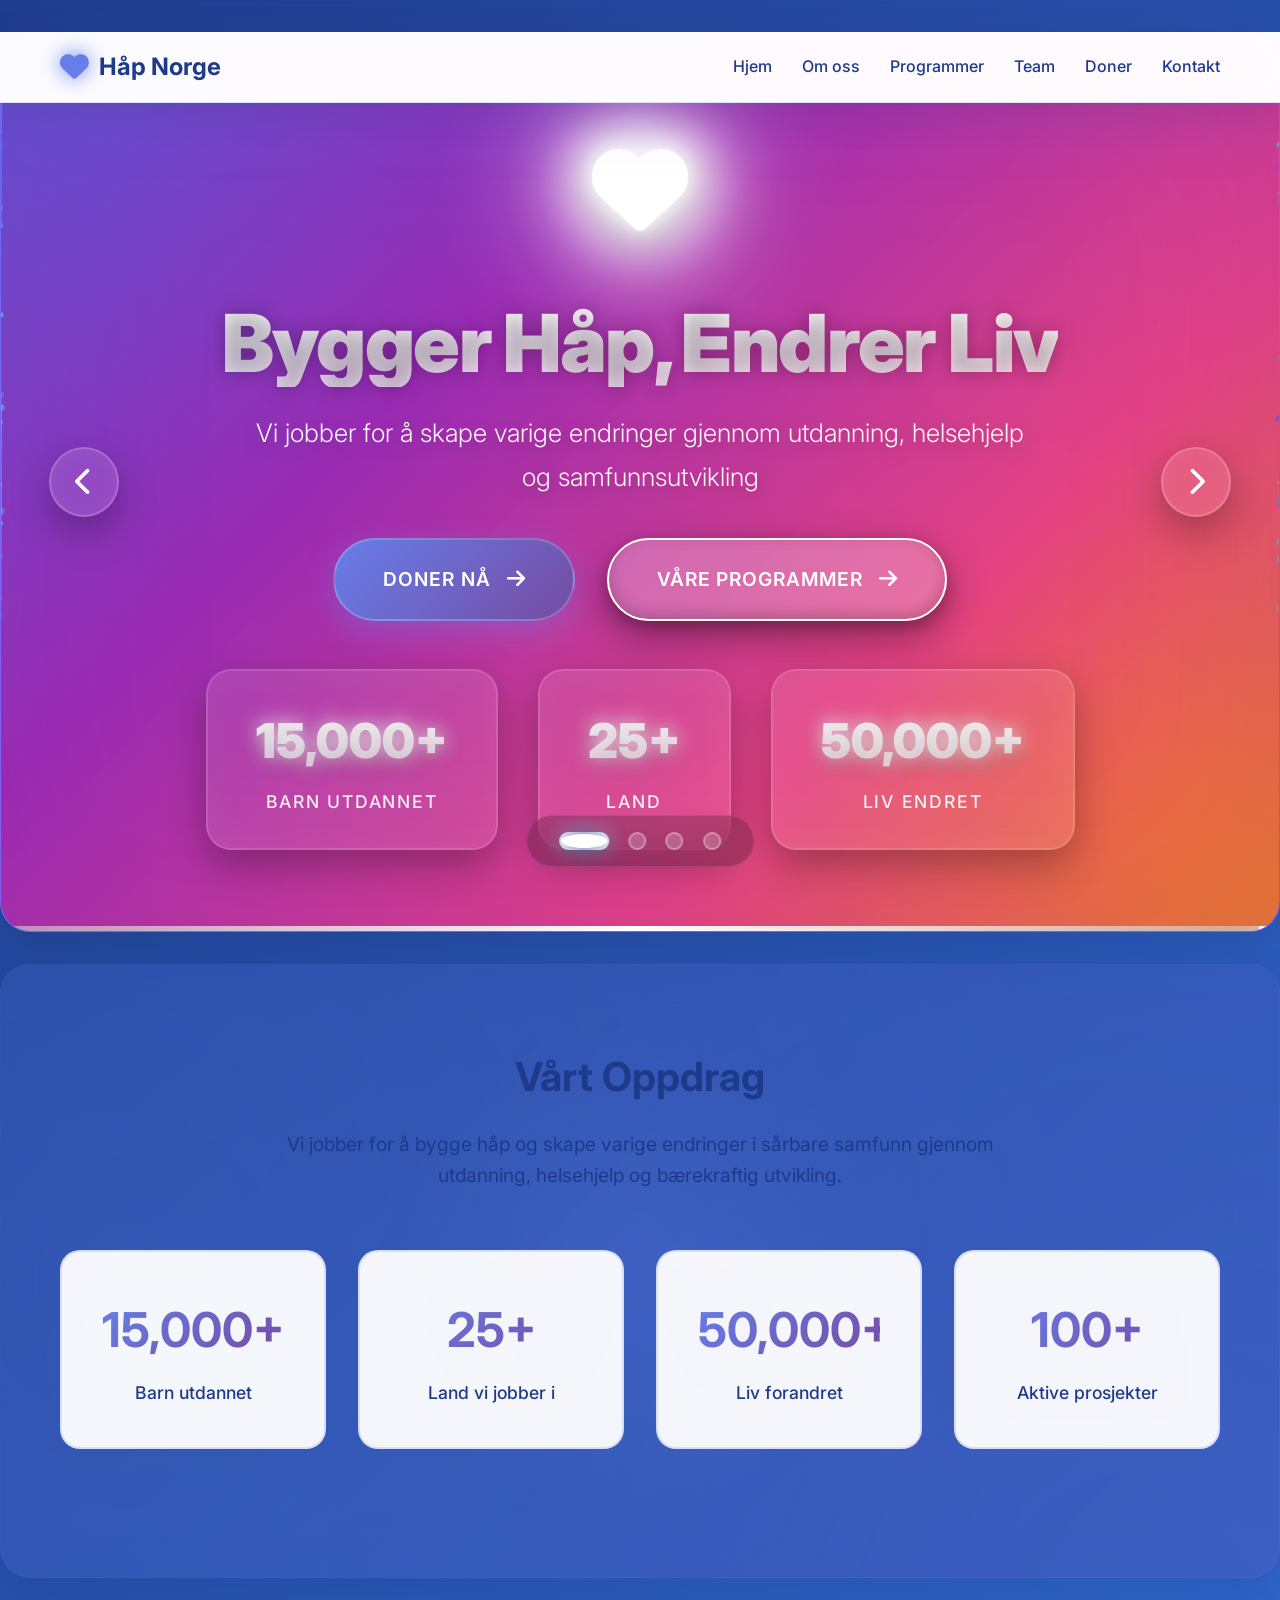
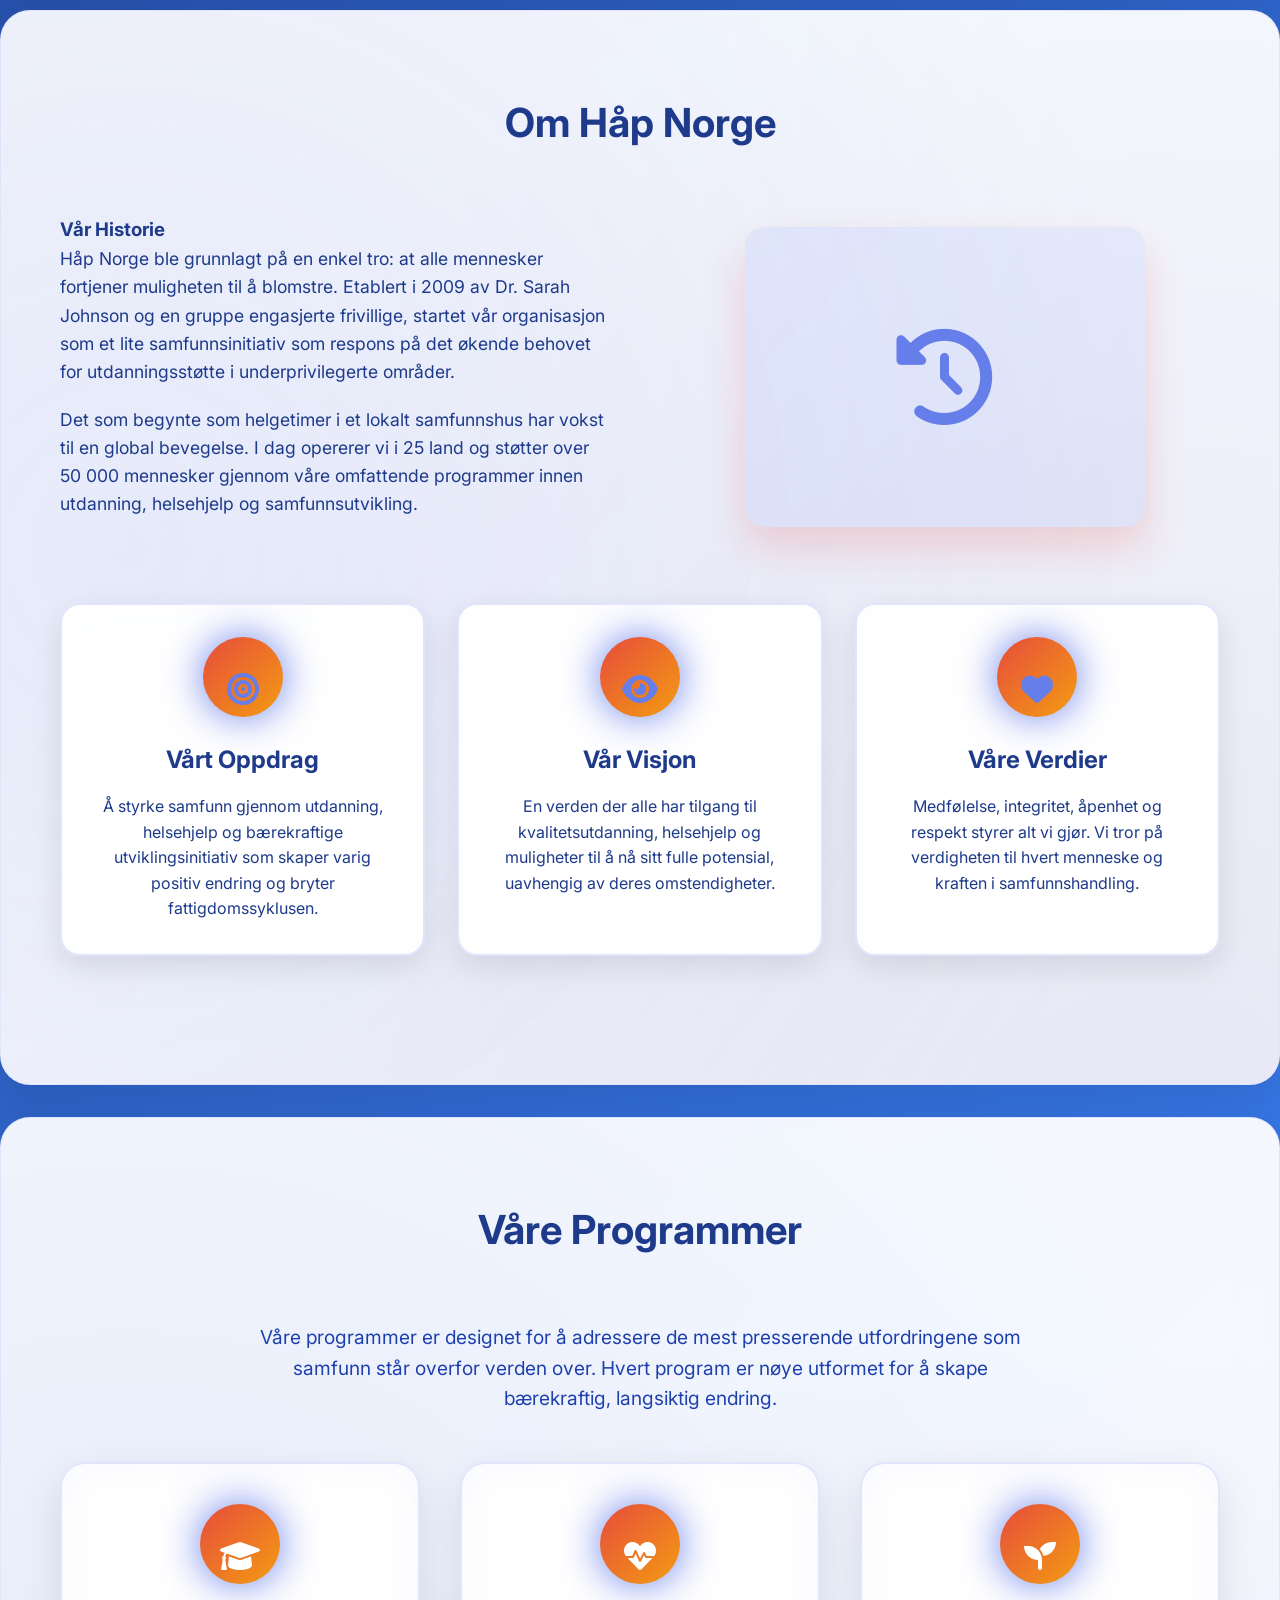
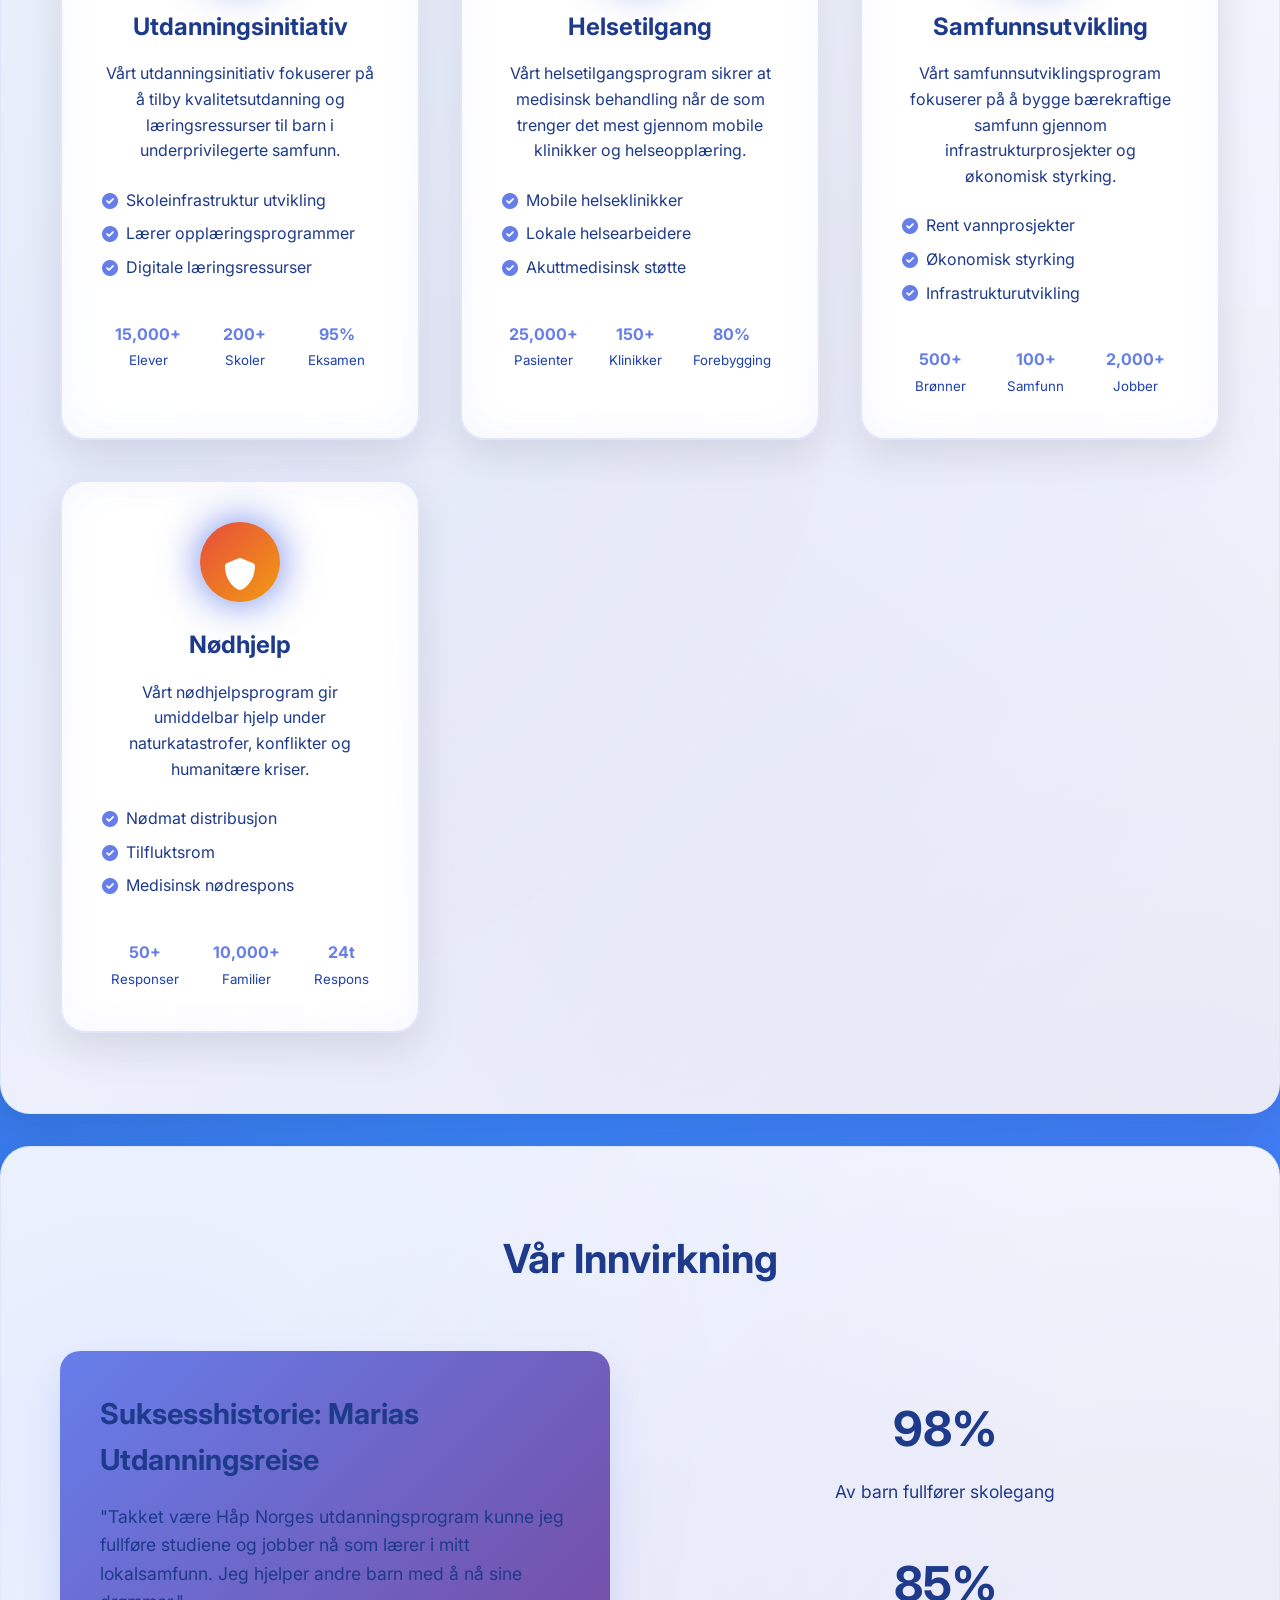
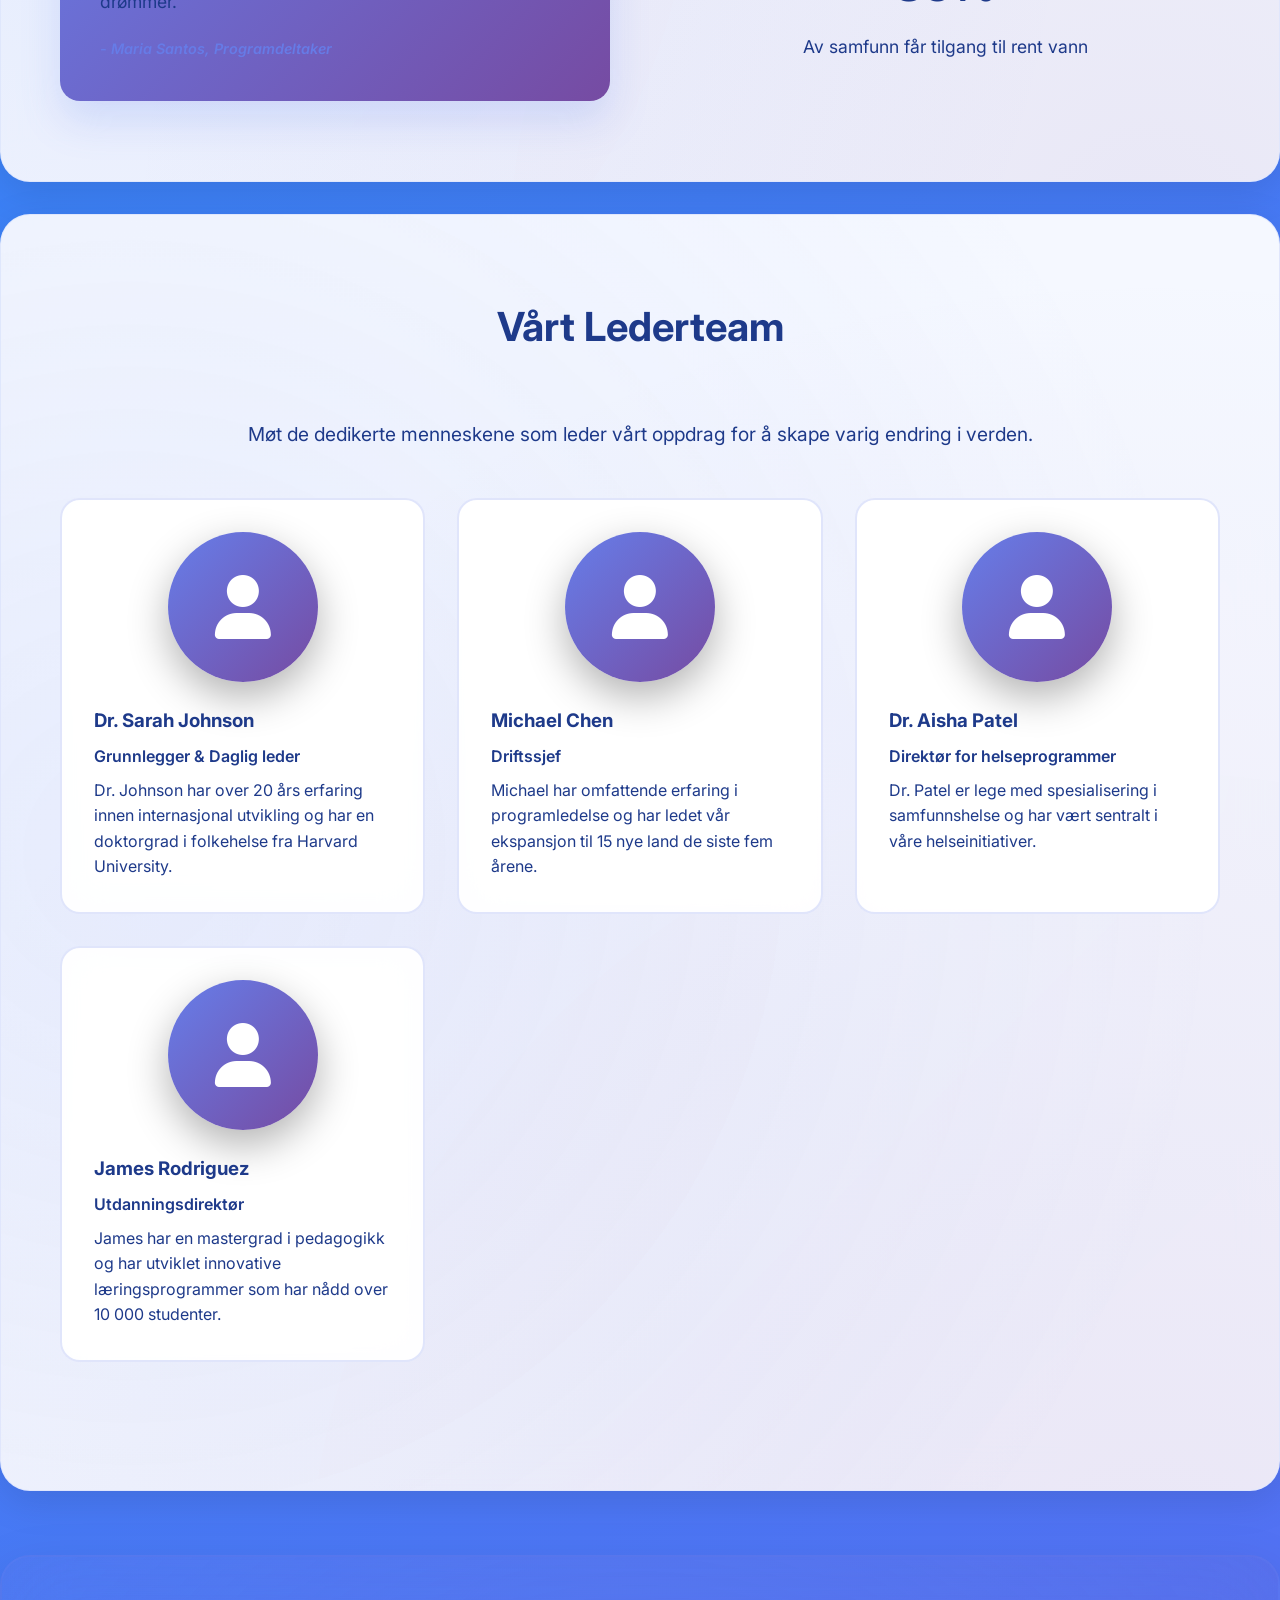
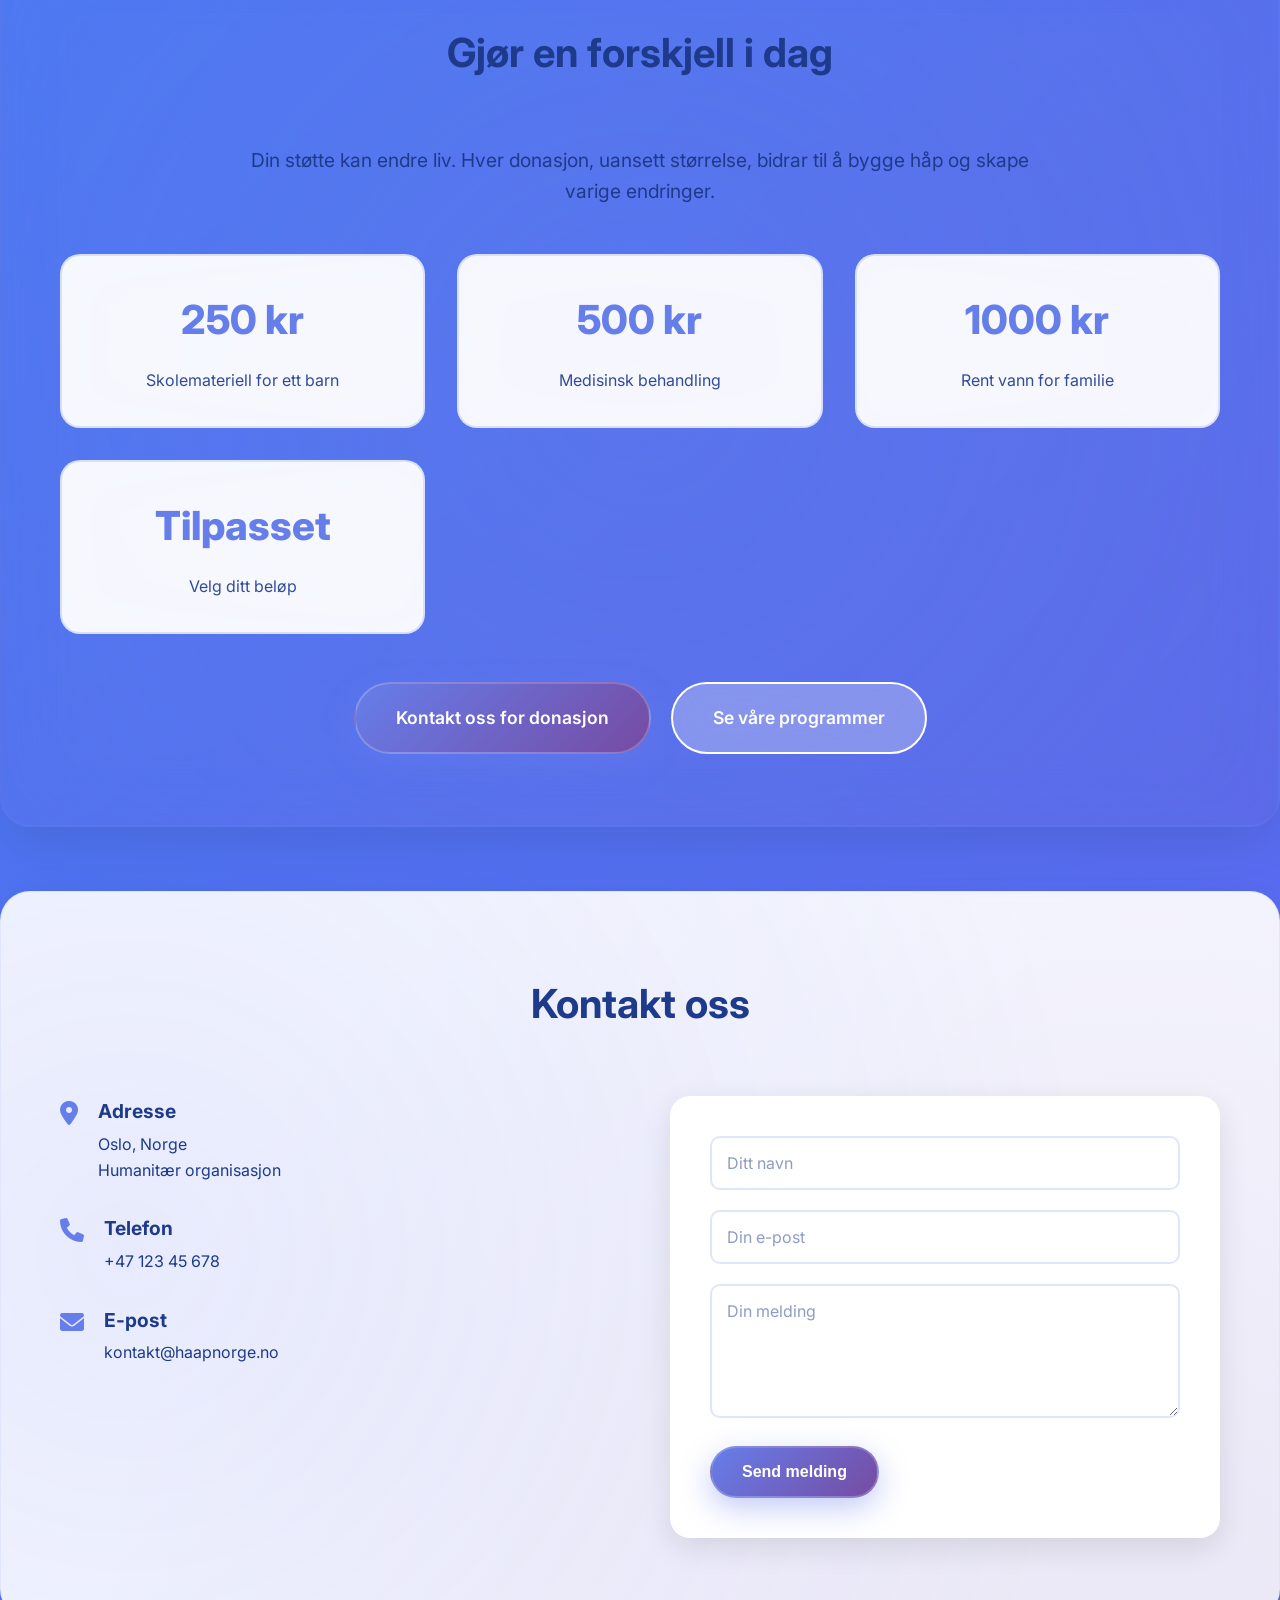
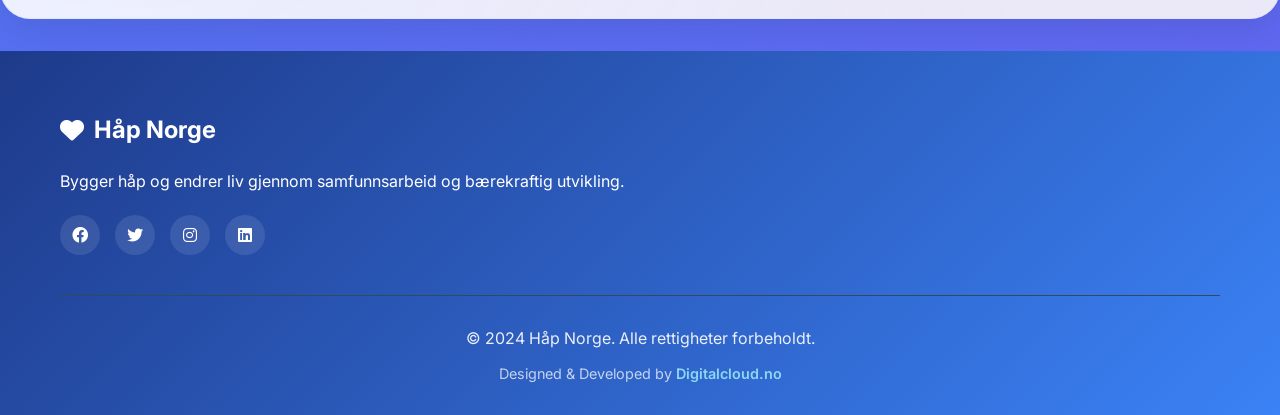
<file: index.html>
<!DOCTYPE html>
<html lang="no">
<head>
    <meta charset="UTF-8">
    <meta name="viewport" content="width=device-width, initial-scale=1.0">
    <title>Håp Norge - Humanitær Organisasjon</title>
    <link rel="stylesheet" href="css/styles.css">
    <link rel="stylesheet" href="css/slider-3d-enhanced.css">
    <link rel="stylesheet" href="css/site-3d-effects.css">
    <link rel="stylesheet" href="css/color-fixes.css">
    <link href="https://cdnjs.cloudflare.com/ajax/libs/font-awesome/6.0.0/css/all.min.css" rel="stylesheet">
    <link href="https://fonts.googleapis.com/css2?family=Inter:wght@300;400;500;600;700;900&display=swap" rel="stylesheet">
</head>
<body>
    <!-- Navigation -->
    <nav class="navbar">
        <div class="nav-container">
            <div class="nav-logo">
                <i class="fas fa-heart"></i>
                <span>Håp Norge</span>
            </div>
            <ul class="nav-menu">
                <li class="nav-item">
                    <a href="#home" class="nav-link">Hjem</a>
                </li>
                <li class="nav-item">
                    <a href="#about" class="nav-link">Om oss</a>
                </li>
                <li class="nav-item">
                    <a href="#programs" class="nav-link">Programmer</a>
                </li>
                <li class="nav-item">
                    <a href="#team" class="nav-link">Team</a>
                </li>
                <li class="nav-item">
                    <a href="#donate" class="nav-link">Doner</a>
                </li>
                <li class="nav-item">
                    <a href="#contact" class="nav-link">Kontakt</a>
                </li>
            </ul>
            <div class="hamburger">
                <span class="bar"></span>
                <span class="bar"></span>
                <span class="bar"></span>
            </div>
        </div>
    </nav>

    <!-- Hero 3D Slider -->
    <section id="home" class="hero-slider-3d">
        <div class="slider-container">
            <!-- Slide 1 -->
            <div class="slide active">
                <div class="slide-bg">
                    <div class="slide-overlay"></div>
                    <div class="animated-bg">
                        <div class="bg-shape shape-1"></div>
                        <div class="bg-shape shape-2"></div>
                        <div class="bg-shape shape-3"></div>
                    </div>
                </div>
                <div class="slide-content">
                    <div class="slide-icon">
                        <i class="fas fa-heart"></i>
                    </div>
                    <h1 class="slide-title" data-animation="fadeInUp">Bygger Håp, Endrer Liv</h1>
                    <p class="slide-text" data-animation="fadeInUp" data-delay="0.2s">Vi jobber for å skape varige endringer gjennom utdanning, helsehjelp og samfunnsutvikling</p>
                    <div class="slide-buttons" data-animation="fadeInUp" data-delay="0.4s">
                        <a href="#donate" class="btn btn-primary btn-3d">
                            <span>Doner nå</span>
                            <i class="fas fa-arrow-right"></i>
                        </a>
                        <a href="#programs" class="btn btn-secondary btn-3d">
                            <span>Våre programmer</span>
                            <i class="fas fa-arrow-right"></i>
                        </a>
                    </div>
                    <div class="slide-stats">
                        <div class="stat-box">
                            <h3>15,000+</h3>
                            <p>Barn utdannet</p>
                        </div>
                        <div class="stat-box">
                            <h3>25+</h3>
                            <p>Land</p>
                        </div>
                        <div class="stat-box">
                            <h3>50,000+</h3>
                            <p>Liv endret</p>
                        </div>
                    </div>
                </div>
            </div>

            <!-- Slide 2 -->
            <div class="slide">
                <div class="slide-bg">
                    <div class="slide-overlay"></div>
                    <div class="animated-bg">
                        <div class="bg-shape shape-1"></div>
                        <div class="bg-shape shape-2"></div>
                        <div class="bg-shape shape-3"></div>
                    </div>
                </div>
                <div class="slide-content">
                    <div class="slide-icon">
                        <i class="fas fa-graduation-cap"></i>
                    </div>
                    <h1 class="slide-title" data-animation="fadeInUp">Utdanning Skaper Fremtiden</h1>
                    <p class="slide-text" data-animation="fadeInUp" data-delay="0.2s">Gir barn og unge tilgang til kvalitetsutdanning i underutviklede områder</p>
                    <div class="slide-buttons" data-animation="fadeInUp" data-delay="0.4s">
                        <a href="#programs" class="btn btn-primary btn-3d">
                            <span>Se programmer</span>
                            <i class="fas fa-arrow-right"></i>
                        </a>
                        <a href="#donate" class="btn btn-secondary btn-3d">
                            <span>Støtt utdanning</span>
                            <i class="fas fa-heart"></i>
                        </a>
                    </div>
                    <div class="slide-stats">
                        <div class="stat-box">
                            <h3>200+</h3>
                            <p>Skoler bygget</p>
                        </div>
                        <div class="stat-box">
                            <h3>95%</h3>
                            <p>Eksamen rate</p>
                        </div>
                        <div class="stat-box">
                            <h3>10,000+</h3>
                            <p>Stipend gitt</p>
                        </div>
                    </div>
                </div>
            </div>

            <!-- Slide 3 -->
            <div class="slide">
                <div class="slide-bg">
                    <div class="slide-overlay"></div>
                    <div class="animated-bg">
                        <div class="bg-shape shape-1"></div>
                        <div class="bg-shape shape-2"></div>
                        <div class="bg-shape shape-3"></div>
                    </div>
                </div>
                <div class="slide-content">
                    <div class="slide-icon">
                        <i class="fas fa-heartbeat"></i>
                    </div>
                    <h1 class="slide-title" data-animation="fadeInUp">Helse For Alle</h1>
                    <p class="slide-text" data-animation="fadeInUp" data-delay="0.2s">Mobile klinikker gir livsviktig medisinsk behandling til de som trenger det mest</p>
                    <div class="slide-buttons" data-animation="fadeInUp" data-delay="0.4s">
                        <a href="#programs" class="btn btn-primary btn-3d">
                            <span>Les mer</span>
                            <i class="fas fa-arrow-right"></i>
                        </a>
                        <a href="#donate" class="btn btn-secondary btn-3d">
                            <span>Redde liv</span>
                            <i class="fas fa-heart"></i>
                        </a>
                    </div>
                    <div class="slide-stats">
                        <div class="stat-box">
                            <h3>25,000+</h3>
                            <p>Pasienter</p>
                        </div>
                        <div class="stat-box">
                            <h3>150+</h3>
                            <p>Klinikker</p>
                        </div>
                        <div class="stat-box">
                            <h3>80%</h3>
                            <p>Forebygging</p>
                        </div>
                    </div>
                </div>
            </div>

            <!-- Slide 4 -->
            <div class="slide">
                <div class="slide-bg">
                    <div class="slide-overlay"></div>
                    <div class="animated-bg">
                        <div class="bg-shape shape-1"></div>
                        <div class="bg-shape shape-2"></div>
                        <div class="bg-shape shape-3"></div>
                    </div>
                </div>
                <div class="slide-content">
                    <div class="slide-icon">
                        <i class="fas fa-hands-helping"></i>
                    </div>
                    <h1 class="slide-title" data-animation="fadeInUp">Samfunn Som Vokser</h1>
                    <p class="slide-text" data-animation="fadeInUp" data-delay="0.2s">Bygger bærekraftige samfunn gjennom rent vann, infrastruktur og økonomisk utvikling</p>
                    <div class="slide-buttons" data-animation="fadeInUp" data-delay="0.4s">
                        <a href="#programs" class="btn btn-primary btn-3d">
                            <span>Vårt arbeid</span>
                            <i class="fas fa-arrow-right"></i>
                        </a>
                        <a href="#about" class="btn btn-secondary btn-3d">
                            <span>Om oss</span>
                            <i class="fas fa-info-circle"></i>
                        </a>
                    </div>
                    <div class="slide-stats">
                        <div class="stat-box">
                            <h3>500+</h3>
                            <p>Vannbrønner</p>
                        </div>
                        <div class="stat-box">
                            <h3>100+</h3>
                            <p>Samfunn</p>
                        </div>
                        <div class="stat-box">
                            <h3>2,000+</h3>
                            <p>Jobber skapt</p>
                        </div>
                    </div>
                </div>
            </div>
        </div>

        <!-- Slider Controls -->
        <div class="slider-controls">
            <button class="slider-btn prev-btn">
                <i class="fas fa-chevron-left"></i>
            </button>
            <button class="slider-btn next-btn">
                <i class="fas fa-chevron-right"></i>
            </button>
        </div>

        <!-- Slider Indicators -->
        <div class="slider-indicators">
            <span class="indicator active" data-slide="0"></span>
            <span class="indicator" data-slide="1"></span>
            <span class="indicator" data-slide="2"></span>
            <span class="indicator" data-slide="3"></span>
        </div>

        <!-- Progress Bar -->
        <div class="slider-progress">
            <div class="progress-bar"></div>
        </div>
    </section>

    <!-- Mission Section -->
    <section class="mission">
        <div class="container">
            <div class="mission-content">
                <h2>Vårt Oppdrag</h2>
                <p>Vi jobber for å bygge håp og skape varige endringer i sårbare samfunn gjennom utdanning, helsehjelp og bærekraftig utvikling.</p>
            </div>
            <div class="stats stats-grid">
                <div class="stat-item stat-card-3d">
                    <h3 class="stat-number">15,000+</h3>
                    <p>Barn utdannet</p>
                </div>
                <div class="stat-item stat-card-3d">
                    <h3 class="stat-number">25+</h3>
                    <p>Land vi jobber i</p>
                </div>
                <div class="stat-item stat-card-3d">
                    <h3 class="stat-number">50,000+</h3>
                    <p>Liv forandret</p>
                </div>
                <div class="stat-item stat-card-3d">
                    <h3 class="stat-number">100+</h3>
                    <p>Aktive prosjekter</p>
                </div>
            </div>
        </div>
    </section>

    <!-- About Section -->
    <section id="about" class="about">
        <div class="container">
            <h2 class="section-title">Om Håp Norge</h2>
            <div class="about-content">
                <div class="about-text">
                    <h3>Vår Historie</h3>
                    <p>Håp Norge ble grunnlagt på en enkel tro: at alle mennesker fortjener muligheten til å blomstre. Etablert i 2009 av Dr. Sarah Johnson og en gruppe engasjerte frivillige, startet vår organisasjon som et lite samfunnsinitiativ som respons på det økende behovet for utdanningsstøtte i underprivilegerte områder.</p>
                    <p>Det som begynte som helgetimer i et lokalt samfunnshus har vokst til en global bevegelse. I dag opererer vi i 25 land og støtter over 50 000 mennesker gjennom våre omfattende programmer innen utdanning, helsehjelp og samfunnsutvikling.</p>
                </div>
                <div class="about-image">
                    <div class="image-placeholder">
                        <i class="fas fa-history"></i>
                    </div>
                </div>
            </div>
            
            <!-- Mission & Values -->
            <div class="mission-values-content card-grid-3d" style="margin-top: 4rem;">
                <div class="mission-card card-3d">
                    <div class="card-icon program-icon">
                        <i class="fas fa-bullseye"></i>
                    </div>
                    <h3>Vårt Oppdrag</h3>
                    <p>Å styrke samfunn gjennom utdanning, helsehjelp og bærekraftige utviklingsinitiativ som skaper varig positiv endring og bryter fattigdomssyklusen.</p>
                </div>
                <div class="mission-card card-3d">
                    <div class="card-icon program-icon">
                        <i class="fas fa-eye"></i>
                    </div>
                    <h3>Vår Visjon</h3>
                    <p>En verden der alle har tilgang til kvalitetsutdanning, helsehjelp og muligheter til å nå sitt fulle potensial, uavhengig av deres omstendigheter.</p>
                </div>
                <div class="mission-card card-3d">
                    <div class="card-icon program-icon">
                        <i class="fas fa-heart"></i>
                    </div>
                    <h3>Våre Verdier</h3>
                    <p>Medfølelse, integritet, åpenhet og respekt styrer alt vi gjør. Vi tror på verdigheten til hvert menneske og kraften i samfunnshandling.</p>
                </div>
            </div>
        </div>
    </section>

    <!-- Programs Section -->
    <section id="programs" class="programs">
        <div class="container">
            <h2 class="section-title">Våre Programmer</h2>
            <p style="text-align: center; max-width: 800px; margin: 0 auto 3rem; font-size: 1.2rem; color: rgba(255,255,255,0.8);">
                Våre programmer er designet for å adressere de mest presserende utfordringene som samfunn står overfor verden over. Hvert program er nøye utformet for å skape bærekraftig, langsiktig endring.
            </p>
            <div class="programs-grid">
                <!-- Education Program -->
                <div class="program-card">
                    <div class="program-icon">
                        <i class="fas fa-graduation-cap"></i>
                    </div>
                    <h3>Utdanningsinitiativ</h3>
                    <p>Vårt utdanningsinitiativ fokuserer på å tilby kvalitetsutdanning og læringsressurser til barn i underprivilegerte samfunn.</p>
                    <div class="program-features" style="margin: 1.5rem 0; text-align: left;">
                        <div style="margin: 0.5rem 0; display: flex; align-items: center; gap: 0.5rem;">
                            <i class="fas fa-check-circle" style="color: #667eea;"></i>
                            <span>Skoleinfrastruktur utvikling</span>
                        </div>
                        <div style="margin: 0.5rem 0; display: flex; align-items: center; gap: 0.5rem;">
                            <i class="fas fa-check-circle" style="color: #667eea;"></i>
                            <span>Lærer opplæringsprogrammer</span>
                        </div>
                        <div style="margin: 0.5rem 0; display: flex; align-items: center; gap: 0.5rem;">
                            <i class="fas fa-check-circle" style="color: #667eea;"></i>
                            <span>Digitale læringsressurser</span>
                        </div>
                    </div>
                    <div class="stats-mini" style="display: flex; gap: 1rem; justify-content: space-around; margin-top: 1rem; padding-top: 1rem; border-top: 1px solid rgba(255,255,255,0.1);">
                        <div style="text-align: center;"><strong>15,000+</strong><br><small>Elever</small></div>
                        <div style="text-align: center;"><strong>200+</strong><br><small>Skoler</small></div>
                        <div style="text-align: center;"><strong>95%</strong><br><small>Eksamen</small></div>
                    </div>
                </div>
                
                <!-- Healthcare Program -->
                <div class="program-card">
                    <div class="program-icon">
                        <i class="fas fa-heartbeat"></i>
                    </div>
                    <h3>Helsetilgang</h3>
                    <p>Vårt helsetilgangsprogram sikrer at medisinsk behandling når de som trenger det mest gjennom mobile klinikker og helseopplæring.</p>
                    <div class="program-features" style="margin: 1.5rem 0; text-align: left;">
                        <div style="margin: 0.5rem 0; display: flex; align-items: center; gap: 0.5rem;">
                            <i class="fas fa-check-circle" style="color: #667eea;"></i>
                            <span>Mobile helseklinikker</span>
                        </div>
                        <div style="margin: 0.5rem 0; display: flex; align-items: center; gap: 0.5rem;">
                            <i class="fas fa-check-circle" style="color: #667eea;"></i>
                            <span>Lokale helsearbeidere</span>
                        </div>
                        <div style="margin: 0.5rem 0; display: flex; align-items: center; gap: 0.5rem;">
                            <i class="fas fa-check-circle" style="color: #667eea;"></i>
                            <span>Akuttmedisinsk støtte</span>
                        </div>
                    </div>
                    <div class="stats-mini" style="display: flex; gap: 1rem; justify-content: space-around; margin-top: 1rem; padding-top: 1rem; border-top: 1px solid rgba(255,255,255,0.1);">
                        <div style="text-align: center;"><strong>25,000+</strong><br><small>Pasienter</small></div>
                        <div style="text-align: center;"><strong>150+</strong><br><small>Klinikker</small></div>
                        <div style="text-align: center;"><strong>80%</strong><br><small>Forebygging</small></div>
                    </div>
                </div>
                
                <!-- Community Development -->
                <div class="program-card">
                    <div class="program-icon">
                        <i class="fas fa-seedling"></i>
                    </div>
                    <h3>Samfunnsutvikling</h3>
                    <p>Vårt samfunnsutviklingsprogram fokuserer på å bygge bærekraftige samfunn gjennom infrastrukturprosjekter og økonomisk styrking.</p>
                    <div class="program-features" style="margin: 1.5rem 0; text-align: left;">
                        <div style="margin: 0.5rem 0; display: flex; align-items: center; gap: 0.5rem;">
                            <i class="fas fa-check-circle" style="color: #667eea;"></i>
                            <span>Rent vannprosjekter</span>
                        </div>
                        <div style="margin: 0.5rem 0; display: flex; align-items: center; gap: 0.5rem;">
                            <i class="fas fa-check-circle" style="color: #667eea;"></i>
                            <span>Økonomisk styrking</span>
                        </div>
                        <div style="margin: 0.5rem 0; display: flex; align-items: center; gap: 0.5rem;">
                            <i class="fas fa-check-circle" style="color: #667eea;"></i>
                            <span>Infrastrukturutvikling</span>
                        </div>
                    </div>
                    <div class="stats-mini" style="display: flex; gap: 1rem; justify-content: space-around; margin-top: 1rem; padding-top: 1rem; border-top: 1px solid rgba(255,255,255,0.1);">
                        <div style="text-align: center;"><strong>500+</strong><br><small>Brønner</small></div>
                        <div style="text-align: center;"><strong>100+</strong><br><small>Samfunn</small></div>
                        <div style="text-align: center;"><strong>2,000+</strong><br><small>Jobber</small></div>
                    </div>
                </div>
                
                <!-- Emergency Relief -->
                <div class="program-card">
                    <div class="program-icon">
                        <i class="fas fa-shield-alt"></i>
                    </div>
                    <h3>Nødhjelp</h3>
                    <p>Vårt nødhjelpsprogram gir umiddelbar hjelp under naturkatastrofer, konflikter og humanitære kriser.</p>
                    <div class="program-features" style="margin: 1.5rem 0; text-align: left;">
                        <div style="margin: 0.5rem 0; display: flex; align-items: center; gap: 0.5rem;">
                            <i class="fas fa-check-circle" style="color: #667eea;"></i>
                            <span>Nødmat distribusjon</span>
                        </div>
                        <div style="margin: 0.5rem 0; display: flex; align-items: center; gap: 0.5rem;">
                            <i class="fas fa-check-circle" style="color: #667eea;"></i>
                            <span>Tilfluktsrom</span>
                        </div>
                        <div style="margin: 0.5rem 0; display: flex; align-items: center; gap: 0.5rem;">
                            <i class="fas fa-check-circle" style="color: #667eea;"></i>
                            <span>Medisinsk nødrespons</span>
                        </div>
                    </div>
                    <div class="stats-mini" style="display: flex; gap: 1rem; justify-content: space-around; margin-top: 1rem; padding-top: 1rem; border-top: 1px solid rgba(255,255,255,0.1);">
                        <div style="text-align: center;"><strong>50+</strong><br><small>Responser</small></div>
                        <div style="text-align: center;"><strong>10,000+</strong><br><small>Familier</small></div>
                        <div style="text-align: center;"><strong>24t</strong><br><small>Respons</small></div>
                    </div>
                </div>
            </div>
        </div>
    </section>

    <!-- Portfolio Section -->
    <section id="portfolio" class="impact">
        <div class="container">
            <h2 class="section-title">Vår Innvirkning</h2>
            <div class="impact-content">
                <div class="impact-story">
                    <h3>Suksesshistorie: Marias Utdanningsreise</h3>
                    <p>"Takket være Håp Norges utdanningsprogram kunne jeg fullføre studiene og jobber nå som lærer i mitt lokalsamfunn. Jeg hjelper andre barn med å nå sine drømmer."</p>
                    <span class="story-author">- Maria Santos, Programdeltaker</span>
                </div>
                <div class="impact-stats">
                    <div class="impact-stat">
                        <h4>98%</h4>
                        <p>Av barn fullfører skolegang</p>
                    </div>
                    <div class="impact-stat">
                        <h4>85%</h4>
                        <p>Av samfunn får tilgang til rent vann</p>
                    </div>
                </div>
            </div>
        </div>
    </section>

    <!-- Team Section -->
    <section id="team" class="team">
        <div class="container">
            <h2 class="section-title">Vårt Lederteam</h2>
            <p style="text-align: center; max-width: 800px; margin: 0 auto 3rem; font-size: 1.2rem; color: rgba(255,255,255,0.8);">
                Møt de dedikerte menneskene som leder vårt oppdrag for å skape varig endring i verden.
            </p>
            <div class="team-grid card-grid-3d">
                <div class="team-card-3d">
                    <div class="team-image-3d">
                        <i class="fas fa-user"></i>
                    </div>
                    <h3>Dr. Sarah Johnson</h3>
                    <p class="member-role" style="color: #667eea; font-weight: 600; margin: 0.5rem 0;">Grunnlegger & Daglig leder</p>
                    <p>Dr. Johnson har over 20 års erfaring innen internasjonal utvikling og har en doktorgrad i folkehelse fra Harvard University.</p>
                </div>
                <div class="team-card-3d">
                    <div class="team-image-3d">
                        <i class="fas fa-user"></i>
                    </div>
                    <h3>Michael Chen</h3>
                    <p class="member-role" style="color: #667eea; font-weight: 600; margin: 0.5rem 0;">Driftssjef</p>
                    <p>Michael har omfattende erfaring i programledelse og har ledet vår ekspansjon til 15 nye land de siste fem årene.</p>
                </div>
                <div class="team-card-3d">
                    <div class="team-image-3d">
                        <i class="fas fa-user"></i>
                    </div>
                    <h3>Dr. Aisha Patel</h3>
                    <p class="member-role" style="color: #667eea; font-weight: 600; margin: 0.5rem 0;">Direktør for helseprogrammer</p>
                    <p>Dr. Patel er lege med spesialisering i samfunnshelse og har vært sentralt i våre helseinitiativer.</p>
                </div>
                <div class="team-card-3d">
                    <div class="team-image-3d">
                        <i class="fas fa-user"></i>
                    </div>
                    <h3>James Rodriguez</h3>
                    <p class="member-role" style="color: #667eea; font-weight: 600; margin: 0.5rem 0;">Utdanningsdirektør</p>
                    <p>James har en mastergrad i pedagogikk og har utviklet innovative læringsprogrammer som har nådd over 10 000 studenter.</p>
                </div>
            </div>
        </div>
    </section>

    <!-- Donate Section -->
    <section id="donate" class="donate cta-3d">
        <div class="container">
            <h2 class="section-title">Gjør en forskjell i dag</h2>
            <p style="text-align: center; max-width: 800px; margin: 0 auto 2rem; font-size: 1.2rem; color: rgba(255,255,255,0.9);">
                Din støtte kan endre liv. Hver donasjon, uansett størrelse, bidrar til å bygge håp og skape varige endringer.
            </p>
            <div class="donation-options card-grid-3d" style="margin-bottom: 3rem;">
                <div class="donation-amount card-3d">
                    <span class="amount" style="font-size: 2.5rem; font-weight: 800; color: #667eea;">250 kr</span>
                    <p style="margin-top: 1rem;">Skolemateriell for ett barn</p>
                </div>
                <div class="donation-amount card-3d">
                    <span class="amount" style="font-size: 2.5rem; font-weight: 800; color: #667eea;">500 kr</span>
                    <p style="margin-top: 1rem;">Medisinsk behandling</p>
                </div>
                <div class="donation-amount card-3d">
                    <span class="amount" style="font-size: 2.5rem; font-weight: 800; color: #667eea;">1000 kr</span>
                    <p style="margin-top: 1rem;">Rent vann for familie</p>
                </div>
                <div class="donation-amount card-3d">
                    <span class="amount" style="font-size: 2.5rem; font-weight: 800; color: #667eea;">Tilpasset</span>
                    <p style="margin-top: 1rem;">Velg ditt beløp</p>
                </div>
            </div>
            <div style="text-align: center; margin-top: 2rem;">
                <a href="#contact" class="btn btn-primary btn-large float-element" style="margin-right: 1rem;">Kontakt oss for donasjon</a>
                <a href="#programs" class="btn btn-secondary btn-large">Se våre programmer</a>
            </div>
        </div>
    </section>

    <!-- CTA Section -->
    <section id="cta" class="cta-3d" style="display: none;">
        <div class="container">
            <div class="donate-content">
                <h2>Gjør en forskjell i dag</h2>
                <p>Din støtte kan endre liv. Hver donasjon, uansett størrelse, bidrar til å bygge håp og skape varige endringer i sårbare samfunn.</p>
                <div class="donation-options card-grid-3d">
                    <div class="donation-amount card-3d">
                        <span class="amount">250 kr</span>
                        <p>Skolemateriell</p>
                    </div>
                    <div class="donation-amount card-3d">
                        <span class="amount">500 kr</span>
                        <p>Medisinsk hjelp</p>
                    </div>
                    <div class="donation-amount card-3d">
                        <span class="amount">1000 kr</span>
                        <p>Rent vann</p>
                    </div>
                </div>
                <a href="#donate" class="btn btn-primary btn-large float-element">Doner nå</a>
            </div>
        </div>
    </section>

    <!-- Contact Section -->
    <section id="contact" class="contact">
        <div class="container">
            <h2 class="section-title">Kontakt oss</h2>
            <div class="contact-content">
                <div class="contact-info">
                    <div class="contact-item">
                        <i class="fas fa-map-marker-alt"></i>
                        <div>
                            <h4>Adresse</h4>
                            <p>Oslo, Norge<br>Humanitær organisasjon</p>
                        </div>
                    </div>
                    <div class="contact-item">
                        <i class="fas fa-phone"></i>
                        <div>
                            <h4>Telefon</h4>
                            <p>+47 123 45 678</p>
                        </div>
                    </div>
                    <div class="contact-item">
                        <i class="fas fa-envelope"></i>
                        <div>
                            <h4>E-post</h4>
                            <p>kontakt@haapnorge.no</p>
                        </div>
                    </div>
                </div>
                <div class="contact-form">
                    <form>
                        <div class="form-group">
                            <input type="text" placeholder="Ditt navn" required>
                        </div>
                        <div class="form-group">
                            <input type="email" placeholder="Din e-post" required>
                        </div>
                        <div class="form-group">
                            <textarea placeholder="Din melding" rows="5" required></textarea>
                        </div>
                        <button type="submit" class="btn btn-primary">Send melding</button>
                    </form>
                </div>
            </div>
        </div>
    </section>

    <!-- Footer -->
    <footer class="footer">
        <div class="container">
            <div class="footer-content">
                <div class="footer-section">
                    <div class="footer-logo">
                        <i class="fas fa-heart"></i>
                        <span>Håp Norge</span>
                    </div>
                    <p>Bygger håp og endrer liv gjennom samfunnsarbeid og bærekraftig utvikling.</p>
                    <div class="social-links">
                        <a href="#"><i class="fab fa-facebook"></i></a>
                        <a href="#"><i class="fab fa-twitter"></i></a>
                        <a href="#"><i class="fab fa-instagram"></i></a>
                        <a href="#"><i class="fab fa-linkedin"></i></a>
                    </div>
                </div>
            </div>
            <div class="footer-bottom">
                <p>&copy; 2024 Håp Norge. Alle rettigheter forbeholdt.</p>
                <p class="developer-credit">Designed & Developed by <a href="https://digitalcloud.no" target="_blank" rel="noopener">Digitalcloud.no</a></p>
            </div>
        </div>
    </footer>

    <script src="js/particles.js"></script>
    <script src="js/slider-3d.js"></script>
    <script src="js/site-3d-effects.js"></script>
    <script src="js/script.js"></script>
</body>
</html>
</file>
<file: css/styles.css>
/* Reset and Base Styles */
* {
    margin: 0;
    padding: 0;
    box-sizing: border-box;
}

body {
    font-family: 'Inter', sans-serif;
    line-height: 1.6;
    color: #1e3a8a;
    overflow-x: hidden;
}

.container {
    max-width: 1200px;
    margin: 0 auto;
    padding: 0 20px;
}

/* Navigation */
.navbar {
    position: fixed;
    top: 0;
    width: 100%;
    background: rgba(255, 255, 255, 0.95);
    backdrop-filter: blur(10px);
    z-index: 1000;
    transition: all 0.3s ease;
    box-shadow: 0 2px 20px rgba(0, 0, 0, 0.1);
}

.nav-container {
    max-width: 1200px;
    margin: 0 auto;
    padding: 0 20px;
    display: flex;
    justify-content: space-between;
    align-items: center;
    height: 70px;
}

.nav-logo {
    display: flex;
    align-items: center;
    font-size: 1.5rem;
    font-weight: 700;
    color: #1e3a8a;
}

.nav-logo i {
    margin-right: 10px;
    font-size: 1.8rem;
}

.nav-menu {
    display: flex;
    list-style: none;
    gap: 30px;
}

.nav-link {
    text-decoration: none;
    color: #1e3a8a;
    font-weight: 500;
    transition: color 0.3s ease;
    position: relative;
}

.nav-link:hover {
    color: #667eea;
}

.nav-link::after {
    content: '';
    position: absolute;
    bottom: -5px;
    left: 0;
    width: 0;
    height: 2px;
    background: linear-gradient(90deg, #667eea, #764ba2);
    transition: width 0.3s ease;
}

.nav-link:hover::after {
    width: 100%;
}

.hamburger {
    display: none;
    flex-direction: column;
    cursor: pointer;
}

.bar {
    width: 25px;
    height: 3px;
    background: #1e3a8a;
    margin: 3px 0;
    transition: 0.3s;
}

/* Hero Section */
.hero {
    min-height: 100vh;
    display: flex;
    align-items: center;
    background: linear-gradient(135deg, #667eea 0%, #764ba2 100%);
    color: white;
    padding: 100px 0 50px;
}

.hero-content {
    flex: 1;
    max-width: 600px;
    padding: 0 20px;
}

.hero-title {
    font-size: 3.5rem;
    font-weight: 700;
    margin-bottom: 20px;
    line-height: 1.2;
}

.hero-subtitle {
    font-size: 1.2rem;
    margin-bottom: 30px;
    opacity: 0.9;
}

.hero-buttons {
    display: flex;
    gap: 20px;
    flex-wrap: wrap;
}

.hero-image {
    flex: 1;
    display: flex;
    justify-content: center;
    align-items: center;
    padding: 0 20px;
}

.hero-placeholder {
    width: 300px;
    height: 300px;
    background: rgba(255, 255, 255, 0.1);
    border-radius: 50%;
    display: flex;
    align-items: center;
    justify-content: center;
    backdrop-filter: blur(10px);
    border: 2px solid rgba(255, 255, 255, 0.2);
}

.hero-placeholder i {
    font-size: 8rem;
    color: rgba(255, 255, 255, 0.8);
}

/* Buttons */
.btn {
    display: inline-block;
    padding: 15px 30px;
    text-decoration: none;
    border-radius: 50px;
    font-weight: 600;
    transition: all 0.3s ease;
    border: none;
    cursor: pointer;
    font-size: 1rem;
}

.btn-primary {
    background: linear-gradient(135deg, #667eea, #764ba2);
    color: white !important;
    border: none;
}

.btn-primary:hover {
    background: linear-gradient(135deg, #764ba2, #667eea);
    transform: translateY(-3px);
    box-shadow: 0 15px 35px rgba(102, 126, 234, 0.4);
}

.btn-secondary {
    background: rgba(255, 255, 255, 0.2);
    color: white !important;
    border: 2px solid white;
    backdrop-filter: blur(10px);
}

.btn-secondary:hover {
    background: white;
    color: #667eea !important;
    transform: translateY(-3px);
    box-shadow: 0 15px 35px rgba(255, 255, 255, 0.3);
}

.btn-outline {
    background: transparent;
    color: #667eea;
    border: 2px solid #667eea;
}

.btn-outline:hover {
    background: linear-gradient(135deg, #667eea, #764ba2);
    color: white !important;
    border-color: transparent;
    box-shadow: 0 10px 30px rgba(102, 126, 234, 0.3);
}

.btn-large {
    padding: 20px 40px;
    font-size: 1.1rem;
}

/* Mission Section */
.mission {
    padding: 80px 0;
    background: #f8f9fa;
}

.mission-content {
    text-align: center;
    margin-bottom: 60px;
}

.mission-content h2 {
    font-size: 2.5rem;
    margin-bottom: 20px;
    color: #333;
}

.mission-content p {
    font-size: 1.2rem;
    color: #666;
    max-width: 800px;
    margin: 0 auto;
}

.stats {
    display: grid;
    grid-template-columns: repeat(auto-fit, minmax(200px, 1fr));
    gap: 40px;
    text-align: center;
}

.stat-item h3 {
    font-size: 3rem;
    color: #e74c3c;
    margin-bottom: 10px;
    font-weight: 700;
}

.stat-item p {
    font-size: 1.1rem;
    color: #666;
    font-weight: 500;
}

/* About Section */
.about {
    padding: 80px 0;
}

.about-content {
    display: grid;
    grid-template-columns: 1fr 1fr;
    gap: 60px;
    align-items: center;
}

.about-text h2 {
    font-size: 2.5rem;
    margin-bottom: 20px;
    color: #333;
}

.about-text p {
    font-size: 1.1rem;
    color: #666;
    margin-bottom: 20px;
}

.about-image {
    display: flex;
    justify-content: center;
}

.image-placeholder {
    width: 400px;
    height: 300px;
    background: linear-gradient(135deg, #e74c3c, #f39c12);
    border-radius: 20px;
    display: flex;
    align-items: center;
    justify-content: center;
    box-shadow: 0 20px 40px rgba(231, 76, 60, 0.2);
}

.image-placeholder i {
    font-size: 6rem;
    color: white;
}

/* Programs Section */
.programs {
    padding: 80px 0;
    background: #f8f9fa;
}

.section-title {
    text-align: center;
    font-size: 2.5rem;
    margin-bottom: 60px;
    color: #333;
}

.programs-grid {
    display: grid;
    grid-template-columns: repeat(auto-fit, minmax(300px, 1fr));
    gap: 40px;
}

.program-card {
    background: white;
    padding: 40px 30px;
    border-radius: 20px;
    text-align: center;
    box-shadow: 0 10px 30px rgba(0, 0, 0, 0.1);
    transition: transform 0.3s ease, box-shadow 0.3s ease;
}

.program-card:hover {
    transform: translateY(-10px);
    box-shadow: 0 20px 40px rgba(0, 0, 0, 0.15);
}

.program-icon {
    width: 80px;
    height: 80px;
    background: linear-gradient(135deg, #e74c3c, #f39c12);
    border-radius: 50%;
    display: flex;
    align-items: center;
    justify-content: center;
    margin: 0 auto 20px;
}

.program-icon i {
    font-size: 2rem;
    color: white;
}

.program-card h3 {
    font-size: 1.5rem;
    margin-bottom: 15px;
    color: #333;
}

.program-card p {
    color: #666;
    margin-bottom: 20px;
    line-height: 1.6;
}

.program-link {
    color: #e74c3c;
    text-decoration: none;
    font-weight: 600;
    display: inline-flex;
    align-items: center;
    gap: 5px;
    transition: color 0.3s ease;
}

.program-link:hover {
    color: #c0392b;
}

/* Impact Section */
.impact {
    padding: 80px 0;
}

.impact-content {
    display: grid;
    grid-template-columns: 1fr 1fr;
    gap: 60px;
    align-items: center;
}

.impact-story {
    background: linear-gradient(135deg, #667eea, #764ba2);
    color: white;
    padding: 40px;
    border-radius: 20px;
    box-shadow: 0 20px 40px rgba(102, 126, 234, 0.2);
}

.impact-story h3 {
    font-size: 1.8rem;
    margin-bottom: 20px;
}

.impact-story p {
    font-size: 1.1rem;
    margin-bottom: 20px;
    line-height: 1.6;
}

.story-author {
    font-style: italic;
    opacity: 0.9;
}

.impact-stats {
    display: flex;
    flex-direction: column;
    gap: 40px;
}

.impact-stat {
    text-align: center;
}

.impact-stat h4 {
    font-size: 3rem;
    color: #e74c3c;
    margin-bottom: 10px;
    font-weight: 700;
}

.impact-stat p {
    color: #666;
    font-size: 1.1rem;
}

/* Donate Section */
.donate {
    padding: 80px 0;
    background: linear-gradient(135deg, #e74c3c, #c0392b);
    color: white;
    text-align: center;
}

.donate-content h2 {
    font-size: 2.5rem;
    margin-bottom: 20px;
}

.donate-content p {
    font-size: 1.2rem;
    margin-bottom: 40px;
    opacity: 0.9;
}

.donation-options {
    display: grid;
    grid-template-columns: repeat(auto-fit, minmax(200px, 1fr));
    gap: 30px;
    margin-bottom: 40px;
}

.donation-amount {
    background: rgba(255, 255, 255, 0.1);
    padding: 30px 20px;
    border-radius: 15px;
    backdrop-filter: blur(10px);
    border: 1px solid rgba(255, 255, 255, 0.2);
    transition: transform 0.3s ease;
}

.donation-amount:hover {
    transform: translateY(-5px);
}

.donation-amount .amount {
    font-size: 2.5rem;
    font-weight: 700;
    display: block;
    margin-bottom: 10px;
}

.donation-amount p {
    font-size: 1rem;
    opacity: 0.9;
    margin: 0;
}

/* Contact Section */
.contact {
    padding: 80px 0;
    background: #f8f9fa;
}

.contact-content {
    display: grid;
    grid-template-columns: 1fr 1fr;
    gap: 60px;
}

.contact-info {
    display: flex;
    flex-direction: column;
    gap: 30px;
}

.contact-item {
    display: flex;
    align-items: flex-start;
    gap: 20px;
}

.contact-item i {
    font-size: 1.5rem;
    color: #e74c3c;
    margin-top: 5px;
}

.contact-item h4 {
    font-size: 1.2rem;
    margin-bottom: 5px;
    color: #333;
}

.contact-item p {
    color: #666;
    line-height: 1.6;
}

.contact-form {
    background: white;
    padding: 40px;
    border-radius: 20px;
    box-shadow: 0 10px 30px rgba(0, 0, 0, 0.1);
}

.form-group {
    margin-bottom: 20px;
}

.form-group input,
.form-group textarea {
    width: 100%;
    padding: 15px;
    border: 2px solid #e1e1e1;
    border-radius: 10px;
    font-size: 1rem;
    transition: border-color 0.3s ease;
    font-family: inherit;
}

.form-group input:focus,
.form-group textarea:focus {
    outline: none;
    border-color: #e74c3c;
}

.form-group textarea {
    resize: vertical;
    min-height: 120px;
}

/* Footer */
.footer {
    background: #2c3e50;
    color: white;
    padding: 60px 0 20px;
}

.footer-content {
    display: grid;
    grid-template-columns: repeat(auto-fit, minmax(250px, 1fr));
    gap: 40px;
    margin-bottom: 40px;
}

.footer-logo {
    display: flex;
    align-items: center;
    font-size: 1.5rem;
    font-weight: 700;
    margin-bottom: 20px;
}

.footer-logo i {
    margin-right: 10px;
    color: #e74c3c;
}

.footer-section p {
    color: #bdc3c7;
    margin-bottom: 20px;
    line-height: 1.6;
}

.footer-section h4 {
    margin-bottom: 20px;
    color: white;
}

.footer-section ul {
    list-style: none;
}

.footer-section ul li {
    margin-bottom: 10px;
}

.footer-section ul li a {
    color: #bdc3c7;
    text-decoration: none;
    transition: color 0.3s ease;
}

.footer-section ul li a:hover {
    color: #e74c3c;
}

.social-links {
    display: flex;
    gap: 15px;
}

.social-links a {
    width: 40px;
    height: 40px;
    background: #34495e;
    border-radius: 50%;
    display: flex;
    align-items: center;
    justify-content: center;
    color: white;
    text-decoration: none;
    transition: all 0.3s ease;
}

.social-links a:hover {
    background: #e74c3c;
    transform: translateY(-2px);
}

.footer-bottom {
    text-align: center;
    padding-top: 20px;
    border-top: 1px solid #34495e;
    color: #bdc3c7;
}

.footer-bottom p {
    margin: 10px 0;
}

.developer-credit {
    font-size: 0.9rem;
    margin-top: 10px;
    opacity: 0.8;
    transition: opacity 0.3s ease;
}

.developer-credit:hover {
    opacity: 1;
}

.developer-credit a {
    color: #667eea;
    text-decoration: none;
    font-weight: 600;
    transition: all 0.3s ease;
    position: relative;
}

.developer-credit a:hover {
    color: #764ba2;
}

.developer-credit a::after {
    content: '';
    position: absolute;
    width: 0;
    height: 2px;
    bottom: -2px;
    left: 0;
    background: linear-gradient(90deg, #667eea, #764ba2);
    transition: width 0.3s ease;
}

.developer-credit a:hover::after {
    width: 100%;
}

/* Responsive Design */
@media (max-width: 768px) {
    .hamburger {
        display: flex;
    }

    .nav-menu {
        position: fixed;
        left: -100%;
        top: 70px;
        flex-direction: column;
        background-color: white;
        width: 100%;
        text-align: center;
        transition: 0.3s;
        box-shadow: 0 10px 27px rgba(0, 0, 0, 0.05);
        padding: 20px 0;
    }

    .nav-menu.active {
        left: 0;
    }

    .nav-menu li {
        margin: 15px 0;
    }

    .hero {
        flex-direction: column;
        text-align: center;
        padding: 120px 0 50px;
    }

    .hero-title {
        font-size: 2.5rem;
    }

    .hero-buttons {
        justify-content: center;
    }

    .about-content,
    .impact-content,
    .contact-content {
        grid-template-columns: 1fr;
        gap: 40px;
    }

    .programs-grid {
        grid-template-columns: 1fr;
    }

    .donation-options {
        grid-template-columns: 1fr;
    }

    .stats {
        grid-template-columns: repeat(2, 1fr);
    }

    .hero-placeholder {
        width: 200px;
        height: 200px;
    }

    .hero-placeholder i {
        font-size: 5rem;
    }

    .image-placeholder {
        width: 300px;
        height: 200px;
    }

    .image-placeholder i {
        font-size: 4rem;
    }
}

@media (max-width: 480px) {
    .hero-title {
        font-size: 2rem;
    }

    .hero-subtitle {
        font-size: 1rem;
    }

    .btn {
        padding: 12px 24px;
        font-size: 0.9rem;
    }

    .section-title {
        font-size: 2rem;
    }

    .stats {
        grid-template-columns: 1fr;
    }

    .stat-item h3 {
        font-size: 2.5rem;
    }
}

/* Smooth Scrolling */
html {
    scroll-behavior: smooth;
}

/* Loading Animation */
@keyframes fadeInUp {
    from {
        opacity: 0;
        transform: translateY(30px);
    }
    to {
        opacity: 1;
        transform: translateY(0);
    }
}

.fade-in-up {
    animation: fadeInUp 0.6s ease-out;
}

/* Hover Effects */
.program-card,
.contact-form,
.donation-amount {
    transition: all 0.3s ease;
}

/* Focus States */
.btn:focus,
input:focus,
textarea:focus {
    outline: 2px solid #667eea;
    outline-offset: 2px;
}

/* Page Header */
.page-header {
    background: linear-gradient(135deg, #667eea 0%, #764ba2 100%);
    color: white;
    padding: 120px 0 80px;
    text-align: center;
}

.page-header h1 {
    font-size: 3rem;
    margin-bottom: 20px;
    font-weight: 700;
}

.page-header p {
    font-size: 1.2rem;
    opacity: 0.9;
    max-width: 600px;
    margin: 0 auto;
}

/* About Page Styles */
.our-story {
    padding: 80px 0;
}

.story-content {
    display: grid;
    grid-template-columns: 1fr 1fr;
    gap: 60px;
    align-items: center;
}

.story-text h2 {
    font-size: 2.5rem;
    margin-bottom: 20px;
    color: #333;
}

.story-text p {
    font-size: 1.1rem;
    color: #666;
    margin-bottom: 20px;
    line-height: 1.6;
}

.story-image {
    display: flex;
    justify-content: center;
}

.mission-values {
    padding: 80px 0;
    background: #f8f9fa;
}

.mission-values-content {
    display: grid;
    grid-template-columns: repeat(auto-fit, minmax(300px, 1fr));
    gap: 40px;
}

.mission-card {
    background: white;
    padding: 40px 30px;
    border-radius: 20px;
    text-align: center;
    box-shadow: 0 10px 30px rgba(0, 0, 0, 0.1);
    transition: transform 0.3s ease;
}

.mission-card:hover {
    transform: translateY(-5px);
}

.card-icon {
    width: 80px;
    height: 80px;
    background: linear-gradient(135deg, #e74c3c, #f39c12);
    border-radius: 50%;
    display: flex;
    align-items: center;
    justify-content: center;
    margin: 0 auto 20px;
}

.card-icon i {
    font-size: 2rem;
    color: white;
}

.mission-card h3 {
    font-size: 1.5rem;
    margin-bottom: 15px;
    color: #333;
}

.mission-card p {
    color: #666;
    line-height: 1.6;
}

/* Team Section */
.team {
    padding: 80px 0;
}

.team-grid {
    display: grid;
    grid-template-columns: repeat(auto-fit, minmax(250px, 1fr));
    gap: 40px;
}

.team-member {
    background: white;
    padding: 30px;
    border-radius: 20px;
    text-align: center;
    box-shadow: 0 10px 30px rgba(0, 0, 0, 0.1);
    transition: transform 0.3s ease;
}

.team-member:hover {
    transform: translateY(-5px);
}

.member-photo {
    width: 120px;
    height: 120px;
    background: linear-gradient(135deg, #667eea, #764ba2);
    border-radius: 50%;
    display: flex;
    align-items: center;
    justify-content: center;
    margin: 0 auto 20px;
}

.member-photo i {
    font-size: 3rem;
    color: white;
}

.team-member h3 {
    font-size: 1.3rem;
    margin-bottom: 5px;
    color: #333;
}

.member-role {
    color: #e74c3c;
    font-weight: 600;
    margin-bottom: 15px;
}

.member-bio {
    color: #666;
    font-size: 0.9rem;
    line-height: 1.5;
}

/* Timeline */
.timeline {
    padding: 80px 0;
    background: #f8f9fa;
}

.timeline-container {
    position: relative;
    max-width: 800px;
    margin: 0 auto;
}

.timeline-container::before {
    content: '';
    position: absolute;
    left: 50%;
    top: 0;
    bottom: 0;
    width: 2px;
    background: #e74c3c;
    transform: translateX(-50%);
}

.timeline-item {
    display: flex;
    margin-bottom: 40px;
    position: relative;
}

.timeline-item:nth-child(odd) {
    flex-direction: row;
}

.timeline-item:nth-child(even) {
    flex-direction: row-reverse;
}

.timeline-year {
    background: #e74c3c;
    color: white;
    padding: 10px 20px;
    border-radius: 25px;
    font-weight: 700;
    font-size: 1.1rem;
    position: relative;
    z-index: 2;
    min-width: 80px;
    text-align: center;
}

.timeline-content {
    background: white;
    padding: 30px;
    border-radius: 15px;
    box-shadow: 0 5px 15px rgba(0, 0, 0, 0.1);
    margin: 0 20px;
    flex: 1;
    position: relative;
}

.timeline-content::before {
    content: '';
    position: absolute;
    top: 20px;
    width: 0;
    height: 0;
    border: 10px solid transparent;
}

.timeline-item:nth-child(odd) .timeline-content::before {
    left: -20px;
    border-right-color: white;
}

.timeline-item:nth-child(even) .timeline-content::before {
    right: -20px;
    border-left-color: white;
}

.timeline-content h3 {
    color: #333;
    margin-bottom: 10px;
    font-size: 1.3rem;
}

.timeline-content p {
    color: #666;
    line-height: 1.6;
}

/* CTA Section */
.cta {
    padding: 80px 0;
    background: linear-gradient(135deg, #e74c3c, #c0392b);
    color: white;
    text-align: center;
}

.cta-content h2 {
    font-size: 2.5rem;
    margin-bottom: 20px;
}

.cta-content p {
    font-size: 1.2rem;
    margin-bottom: 40px;
    opacity: 0.9;
}

.cta-buttons {
    display: flex;
    gap: 20px;
    justify-content: center;
    flex-wrap: wrap;
}

/* Programs Page Styles */
.programs-overview {
    padding: 60px 0;
    background: #f8f9fa;
}

.programs-intro {
    text-align: center;
    max-width: 800px;
    margin: 0 auto;
}

.programs-intro h2 {
    font-size: 2.5rem;
    margin-bottom: 20px;
    color: #333;
}

.programs-intro p {
    font-size: 1.2rem;
    color: #666;
    line-height: 1.6;
}

.program-detail {
    padding: 80px 0;
}

.program-detail.alt {
    background: #f8f9fa;
}

.program-content {
    display: grid;
    grid-template-columns: 1fr 1fr;
    gap: 60px;
    align-items: center;
}

.program-info h2 {
    font-size: 2.5rem;
    margin-bottom: 20px;
    color: #333;
}

.program-description {
    font-size: 1.1rem;
    color: #666;
    margin-bottom: 30px;
    line-height: 1.6;
}

.program-icon-large {
    width: 100px;
    height: 100px;
    background: linear-gradient(135deg, #e74c3c, #f39c12);
    border-radius: 50%;
    display: flex;
    align-items: center;
    justify-content: center;
    margin-bottom: 20px;
}

.program-icon-large i {
    font-size: 3rem;
    color: white;
}

.program-features {
    margin-bottom: 30px;
}

.feature {
    display: flex;
    align-items: center;
    margin-bottom: 15px;
}

.feature i {
    color: #27ae60;
    margin-right: 10px;
    font-size: 1.2rem;
}

.feature span {
    color: #333;
    font-weight: 500;
}

.program-stats {
    display: grid;
    grid-template-columns: repeat(3, 1fr);
    gap: 20px;
}

.stat {
    text-align: center;
    padding: 20px;
    background: white;
    border-radius: 15px;
    box-shadow: 0 5px 15px rgba(0, 0, 0, 0.1);
}

.stat h3 {
    font-size: 2rem;
    color: #e74c3c;
    margin-bottom: 5px;
    font-weight: 700;
}

.stat p {
    color: #666;
    font-size: 0.9rem;
}

.program-impact {
    padding: 80px 0;
    background: #f8f9fa;
}

.impact-grid {
    display: grid;
    grid-template-columns: repeat(auto-fit, minmax(300px, 1fr));
    gap: 40px;
}

.impact-card {
    background: white;
    padding: 40px 30px;
    border-radius: 20px;
    text-align: center;
    box-shadow: 0 10px 30px rgba(0, 0, 0, 0.1);
    transition: transform 0.3s ease;
}

.impact-card:hover {
    transform: translateY(-5px);
}

.impact-icon {
    width: 80px;
    height: 80px;
    background: linear-gradient(135deg, #667eea, #764ba2);
    border-radius: 50%;
    display: flex;
    align-items: center;
    justify-content: center;
    margin: 0 auto 20px;
}

.impact-icon i {
    font-size: 2rem;
    color: white;
}

.impact-card h3 {
    font-size: 1.5rem;
    margin-bottom: 15px;
    color: #333;
}

.impact-card p {
    color: #666;
    line-height: 1.6;
}

.get-involved {
    padding: 80px 0;
}

.involved-content {
    text-align: center;
    max-width: 1000px;
    margin: 0 auto;
}

.involved-content h2 {
    font-size: 2.5rem;
    margin-bottom: 20px;
    color: #333;
}

.involved-content p {
    font-size: 1.2rem;
    color: #666;
    margin-bottom: 50px;
    line-height: 1.6;
}

.involved-options {
    display: grid;
    grid-template-columns: repeat(auto-fit, minmax(300px, 1fr));
    gap: 40px;
}

.involved-option {
    background: white;
    padding: 40px 30px;
    border-radius: 20px;
    text-align: center;
    box-shadow: 0 10px 30px rgba(0, 0, 0, 0.1);
    transition: transform 0.3s ease;
}

.involved-option:hover {
    transform: translateY(-5px);
}

.involved-option i {
    font-size: 3rem;
    color: #e74c3c;
    margin-bottom: 20px;
}

.involved-option h3 {
    font-size: 1.5rem;
    margin-bottom: 15px;
    color: #333;
}

.involved-option p {
    color: #666;
    margin-bottom: 20px;
    line-height: 1.6;
}

/* Donate Page Styles */
.donation-impact {
    padding: 80px 0;
    background: #f8f9fa;
}

.impact-grid {
    display: grid;
    grid-template-columns: repeat(auto-fit, minmax(250px, 1fr));
    gap: 40px;
}

.impact-item {
    background: white;
    padding: 30px;
    border-radius: 20px;
    text-align: center;
    box-shadow: 0 10px 30px rgba(0, 0, 0, 0.1);
    transition: transform 0.3s ease;
}

.impact-item:hover {
    transform: translateY(-5px);
}

.impact-item .impact-icon {
    width: 60px;
    height: 60px;
    background: linear-gradient(135deg, #e74c3c, #f39c12);
    border-radius: 50%;
    display: flex;
    align-items: center;
    justify-content: center;
    margin: 0 auto 20px;
}

.impact-item .impact-icon i {
    font-size: 1.5rem;
    color: white;
}

.impact-item h3 {
    font-size: 2rem;
    color: #e74c3c;
    margin-bottom: 10px;
    font-weight: 700;
}

.impact-item p {
    color: #666;
    line-height: 1.6;
}

.donation-form-section {
    padding: 80px 0;
}

.donation-content {
    display: grid;
    grid-template-columns: 1fr 1fr;
    gap: 60px;
}

.donation-info h2 {
    font-size: 2.5rem;
    margin-bottom: 20px;
    color: #333;
}

.donation-info p {
    font-size: 1.1rem;
    color: #666;
    margin-bottom: 30px;
    line-height: 1.6;
}

.donation-options {
    display: grid;
    grid-template-columns: repeat(2, 1fr);
    gap: 15px;
    margin-bottom: 30px;
}

.donation-option {
    background: white;
    border: 2px solid #e1e1e1;
    padding: 20px;
    border-radius: 15px;
    text-align: center;
    cursor: pointer;
    transition: all 0.3s ease;
}

.donation-option:hover {
    border-color: #e74c3c;
    transform: translateY(-2px);
}

.donation-option .amount {
    font-size: 1.5rem;
    font-weight: 700;
    color: #e74c3c;
    display: block;
    margin-bottom: 5px;
}

.donation-option p {
    font-size: 0.9rem;
    color: #666;
    margin: 0;
}

.custom-amount {
    margin-bottom: 30px;
}

.custom-amount label {
    display: block;
    margin-bottom: 10px;
    font-weight: 600;
    color: #333;
}

.custom-amount input {
    width: 100%;
    padding: 15px;
    border: 2px solid #e1e1e1;
    border-radius: 10px;
    font-size: 1rem;
    transition: border-color 0.3s ease;
}

.custom-amount input:focus {
    outline: none;
    border-color: #e74c3c;
}

.donation-frequency h3 {
    font-size: 1.3rem;
    margin-bottom: 15px;
    color: #333;
}

.frequency-options {
    display: flex;
    gap: 20px;
    flex-wrap: wrap;
}

.frequency-option {
    display: flex;
    align-items: center;
    cursor: pointer;
}

.frequency-option input {
    margin-right: 8px;
}

.frequency-option span {
    color: #333;
    font-weight: 500;
}

.donation-form {
    background: white;
    padding: 40px;
    border-radius: 20px;
    box-shadow: 0 10px 30px rgba(0, 0, 0, 0.1);
}

.donation-form h3 {
    font-size: 1.8rem;
    margin-bottom: 30px;
    color: #333;
}

.form-row {
    display: grid;
    grid-template-columns: 1fr 1fr;
    gap: 20px;
}

.form-group label {
    display: block;
    margin-bottom: 8px;
    font-weight: 600;
    color: #333;
}

.form-group input,
.form-group select {
    width: 100%;
    padding: 15px;
    border: 2px solid #e1e1e1;
    border-radius: 10px;
    font-size: 1rem;
    transition: border-color 0.3s ease;
    font-family: inherit;
}

.form-group input:focus,
.form-group select:focus {
    outline: none;
    border-color: #e74c3c;
}

.donation-summary {
    background: #f8f9fa;
    padding: 20px;
    border-radius: 15px;
    margin: 20px 0;
}

.summary-item {
    display: flex;
    justify-content: space-between;
    margin-bottom: 10px;
    color: #333;
}

.summary-item.total {
    font-weight: 700;
    font-size: 1.1rem;
    border-top: 2px solid #e1e1e1;
    padding-top: 10px;
    margin-top: 10px;
}

.payment-methods {
    margin: 30px 0;
}

.payment-methods h4 {
    font-size: 1.2rem;
    margin-bottom: 15px;
    color: #333;
}

.payment-options {
    display: flex;
    gap: 15px;
    flex-wrap: wrap;
}

.payment-option {
    display: flex;
    align-items: center;
    padding: 15px 20px;
    border: 2px solid #e1e1e1;
    border-radius: 10px;
    cursor: pointer;
    transition: all 0.3s ease;
    flex: 1;
    min-width: 120px;
}

.payment-option:hover {
    border-color: #e74c3c;
}

.payment-option input {
    margin-right: 10px;
}

.payment-option i {
    margin-right: 8px;
    color: #e74c3c;
    font-size: 1.2rem;
}

.payment-option span {
    color: #333;
    font-weight: 500;
}

.success-stories {
    padding: 80px 0;
    background: #f8f9fa;
}

.stories-grid {
    display: grid;
    grid-template-columns: repeat(auto-fit, minmax(300px, 1fr));
    gap: 40px;
}

.story-card {
    background: white;
    padding: 30px;
    border-radius: 20px;
    box-shadow: 0 10px 30px rgba(0, 0, 0, 0.1);
    transition: transform 0.3s ease;
}

.story-card:hover {
    transform: translateY(-5px);
}

.story-image {
    width: 60px;
    height: 60px;
    background: linear-gradient(135deg, #667eea, #764ba2);
    border-radius: 50%;
    display: flex;
    align-items: center;
    justify-content: center;
    margin-bottom: 20px;
}

.story-image i {
    font-size: 1.5rem;
    color: white;
}

.story-card h3 {
    font-size: 1.3rem;
    margin-bottom: 15px;
    color: #333;
}

.story-card p {
    color: #666;
    margin-bottom: 15px;
    line-height: 1.6;
    font-style: italic;
}

.story-author {
    color: #e74c3c;
    font-weight: 600;
    font-size: 0.9rem;
}

.trust-section {
    padding: 80px 0;
}

.trust-content {
    display: grid;
    grid-template-columns: repeat(auto-fit, minmax(250px, 1fr));
    gap: 40px;
}

.trust-item {
    text-align: center;
    padding: 30px 20px;
}

.trust-item i {
    font-size: 3rem;
    color: #e74c3c;
    margin-bottom: 20px;
}

.trust-item h3 {
    font-size: 1.3rem;
    margin-bottom: 15px;
    color: #333;
}

.trust-item p {
    color: #666;
    line-height: 1.6;
}

/* Active navigation link */
.nav-link.active {
    color: #e74c3c;
}

.nav-link.active::after {
    width: 100%;
}

/* Language Selector */
.language-selector {
    display: flex;
    gap: 5px;
    margin-left: 20px;
}

.lang-btn {
    background: transparent;
    border: 2px solid #e1e1e1;
    color: #666;
    padding: 8px 12px;
    border-radius: 20px;
    cursor: pointer;
    font-size: 0.9rem;
    font-weight: 600;
    transition: all 0.3s ease;
    font-family: inherit;
}

.lang-btn:hover {
    border-color: #e74c3c;
    color: #e74c3c;
}

.lang-btn.active {
    background: #e74c3c;
    border-color: #e74c3c;
    color: white;
}

.lang-btn.active:hover {
    background: #c0392b;
    border-color: #c0392b;
}

/* Responsive Design for New Pages */
@media (max-width: 768px) {
    .story-content,
    .program-content,
    .donation-content {
        grid-template-columns: 1fr;
        gap: 40px;
    }
    
    .timeline-container::before {
        left: 20px;
    }
    
    .timeline-item {
        flex-direction: column !important;
        padding-left: 50px;
    }
    
    .timeline-year {
        position: absolute;
        left: -40px;
        top: 20px;
    }
    
    .timeline-content::before {
        display: none;
    }
    
    .donation-options {
        grid-template-columns: 1fr;
    }
    
    .form-row {
        grid-template-columns: 1fr;
    }
    
    .payment-options {
        flex-direction: column;
    }
    
    .frequency-options {
        flex-direction: column;
        gap: 10px;
    }
    
    .cta-buttons {
        flex-direction: column;
        align-items: center;
    }
}
</file>
<file: css/slider-3d-enhanced.css>
/* ========================================
   ENHANCED 3D HERO SLIDER - PREMIUM EDITION
   ======================================== */

.hero-slider-3d {
    position: relative;
    width: 100%;
    height: 100vh;
    min-height: 700px;
    overflow: hidden;
    background: linear-gradient(135deg, #3b82f6 0%, #6366f1 50%, #8b5cf6 100%);
}

/* Animated Gradient Background */
.hero-slider-3d::before {
    content: '';
    position: absolute;
    top: -50%;
    left: -50%;
    width: 200%;
    height: 200%;
    background: 
        radial-gradient(circle at 20% 50%, rgba(120, 119, 198, 0.3) 0%, transparent 50%),
        radial-gradient(circle at 80% 80%, rgba(88, 86, 214, 0.3) 0%, transparent 50%),
        radial-gradient(circle at 40% 90%, rgba(255, 138, 0, 0.2) 0%, transparent 50%);
    animation: gradientShift 15s ease infinite;
    z-index: 0;
}

@keyframes gradientShift {
    0%, 100% { transform: translate(0, 0) rotate(0deg); }
    33% { transform: translate(5%, -5%) rotate(120deg); }
    66% { transform: translate(-5%, 5%) rotate(240deg); }
}

.slider-container {
    position: relative;
    width: 100%;
    height: 100%;
    perspective: 2500px;
    perspective-origin: 50% 50%;
}

/* ========== ENHANCED SLIDES ========== */
.slide {
    position: absolute;
    top: 0;
    left: 0;
    width: 100%;
    height: 100%;
    opacity: 0;
    transform: translateX(120%) rotateY(60deg) rotateX(10deg) scale(0.7);
    transform-style: preserve-3d;
    transition: all 1.2s cubic-bezier(0.23, 1, 0.32, 1);
    pointer-events: none;
    filter: blur(10px);
}

.slide.active {
    opacity: 1;
    transform: translateX(0) rotateY(0deg) rotateX(0deg) scale(1);
    pointer-events: all;
    z-index: 10;
    filter: blur(0);
}

.slide.prev {
    transform: translateX(-120%) rotateY(-60deg) rotateX(-10deg) scale(0.7);
    opacity: 0;
    filter: blur(10px);
}

/* ========== PREMIUM BACKGROUNDS ========== */
.slide-bg {
    position: absolute;
    top: 0;
    left: 0;
    width: 100%;
    height: 100%;
    z-index: 1;
}

/* Slide 1 - Cyber Purple/Pink */
.slide:nth-child(1) .slide-overlay {
    background: 
        linear-gradient(135deg, 
            rgba(88, 86, 214, 0.95) 0%,
            rgba(156, 39, 176, 0.95) 35%,
            rgba(236, 64, 122, 0.93) 70%,
            rgba(255, 138, 0, 0.9) 100%
        );
    box-shadow: inset 0 0 200px rgba(156, 39, 176, 0.3);
}

/* Slide 2 - Neon Blue/Cyan */
.slide:nth-child(2) .slide-overlay {
    background: 
        linear-gradient(135deg, 
            rgba(13, 71, 161, 0.95) 0%,
            rgba(2, 136, 209, 0.95) 35%,
            rgba(0, 188, 212, 0.93) 70%,
            rgba(0, 229, 255, 0.9) 100%
        );
    box-shadow: inset 0 0 200px rgba(0, 188, 212, 0.3);
}

/* Slide 3 - Sunset Orange/Red */
.slide:nth-child(3) .slide-overlay {
    background: 
        linear-gradient(135deg, 
            rgba(183, 28, 28, 0.95) 0%,
            rgba(239, 83, 80, 0.95) 35%,
            rgba(255, 87, 34, 0.93) 70%,
            rgba(255, 193, 7, 0.9) 100%
        );
    box-shadow: inset 0 0 200px rgba(239, 83, 80, 0.3);
}

/* Slide 4 - Emerald Green/Teal */
.slide:nth-child(4) .slide-overlay {
    background: 
        linear-gradient(135deg, 
            rgba(27, 94, 32, 0.95) 0%,
            rgba(0, 150, 136, 0.95) 35%,
            rgba(0, 188, 140, 0.93) 70%,
            rgba(100, 221, 23, 0.9) 100%
        );
    box-shadow: inset 0 0 200px rgba(0, 150, 136, 0.3);
}

.slide-overlay {
    position: absolute;
    top: 0;
    left: 0;
    width: 100%;
    height: 100%;
    z-index: 2;
    animation: pulseGlow 4s ease-in-out infinite;
}

@keyframes pulseGlow {
    0%, 100% { filter: brightness(1); }
    50% { filter: brightness(1.1); }
}

/* ========== ENHANCED ANIMATED SHAPES ========== */
.animated-bg {
    position: absolute;
    top: 0;
    left: 0;
    width: 100%;
    height: 100%;
    z-index: 1;
    overflow: hidden;
}

.bg-shape {
    position: absolute;
    border-radius: 50%;
    background: rgba(255, 255, 255, 0.08);
    backdrop-filter: blur(40px);
    animation: float3D 25s infinite ease-in-out;
    box-shadow: 
        0 0 60px rgba(255, 255, 255, 0.2),
        inset 0 0 40px rgba(255, 255, 255, 0.1);
}

.shape-1 {
    width: 700px;
    height: 700px;
    top: -250px;
    right: -250px;
    animation-delay: 0s;
    background: radial-gradient(circle, rgba(255, 255, 255, 0.15) 0%, rgba(255, 255, 255, 0.05) 100%);
}

.shape-2 {
    width: 500px;
    height: 500px;
    bottom: -150px;
    left: -150px;
    animation-delay: 3s;
    background: radial-gradient(circle, rgba(255, 255, 255, 0.12) 0%, rgba(255, 255, 255, 0.04) 100%);
}

.shape-3 {
    width: 400px;
    height: 400px;
    top: 50%;
    left: 50%;
    transform: translate(-50%, -50%);
    animation-delay: 6s;
    background: radial-gradient(circle, rgba(255, 255, 255, 0.1) 0%, rgba(255, 255, 255, 0.03) 100%);
}

@keyframes float3D {
    0%, 100% {
        transform: translate(0, 0) rotate(0deg) scale(1);
    }
    25% {
        transform: translate(40px, -40px) rotate(90deg) scale(1.1);
    }
    50% {
        transform: translate(-30px, 30px) rotate(180deg) scale(0.9);
    }
    75% {
        transform: translate(50px, 20px) rotate(270deg) scale(1.05);
    }
}

/* ========== PREMIUM SLIDE CONTENT ========== */
.slide-content {
    position: relative;
    z-index: 3;
    width: 100%;
    height: 100%;
    display: flex;
    flex-direction: column;
    justify-content: center;
    align-items: center;
    text-align: center;
    padding: 2rem;
    transform-style: preserve-3d;
}

/* Enhanced Icon with Neon Effect */
.slide-icon {
    font-size: 6rem;
    color: white;
    margin-bottom: 2rem;
    opacity: 0;
    transform: translateY(-80px) rotateX(-90deg) scale(0.5);
    filter: drop-shadow(0 0 30px currentColor) drop-shadow(0 0 60px currentColor);
    text-shadow: 
        0 0 20px currentColor,
        0 0 40px currentColor,
        0 0 60px currentColor,
        0 10px 40px rgba(0, 0, 0, 0.5);
}

.slide.active .slide-icon {
    animation: iconEntrance 1s cubic-bezier(0.34, 1.56, 0.64, 1) forwards,
               iconFloat 3s ease-in-out 1s infinite;
}

@keyframes iconEntrance {
    to {
        opacity: 1;
        transform: translateY(0) rotateX(0deg) scale(1);
    }
}

@keyframes iconFloat {
    0%, 100% { transform: translateY(0) rotateZ(0deg); }
    50% { transform: translateY(-20px) rotateZ(5deg); }
}

/* Premium Typography */
.slide-title {
    font-size: 5rem;
    font-weight: 900;
    color: white;
    margin-bottom: 1.5rem;
    line-height: 1.1;
    max-width: 1000px;
    opacity: 0;
    transform: translateY(60px) rotateX(45deg);
    text-shadow: 
        0 0 20px rgba(255, 255, 255, 0.5),
        0 5px 15px rgba(0, 0, 0, 0.3),
        0 20px 50px rgba(0, 0, 0, 0.5);
    letter-spacing: -0.02em;
    background: linear-gradient(180deg, #ffffff 0%, rgba(255, 255, 255, 0.8) 100%);
    -webkit-background-clip: text;
    -webkit-text-fill-color: transparent;
    background-clip: text;
}

.slide.active .slide-title {
    animation: titleEntrance 1s cubic-bezier(0.34, 1.56, 0.64, 1) 0.2s forwards;
}

@keyframes titleEntrance {
    to {
        opacity: 1;
        transform: translateY(0) rotateX(0deg);
    }
}

.slide-text {
    font-size: 1.6rem;
    color: rgba(255, 255, 255, 0.95);
    margin-bottom: 2.5rem;
    max-width: 800px;
    line-height: 1.7;
    opacity: 0;
    transform: translateY(50px);
    text-shadow: 0 5px 20px rgba(0, 0, 0, 0.4);
    font-weight: 300;
}

.slide.active .slide-text {
    animation: fadeInUpText 1s cubic-bezier(0.34, 1.56, 0.64, 1) 0.4s forwards;
}

@keyframes fadeInUpText {
    to {
        opacity: 1;
        transform: translateY(0);
    }
}

/* ========== ULTRA PREMIUM 3D BUTTONS ========== */
.slide-buttons {
    display: flex;
    gap: 2rem;
    margin-bottom: 3rem;
    opacity: 0;
    transform: translateY(50px);
    flex-wrap: wrap;
    justify-content: center;
}

.slide.active .slide-buttons {
    animation: fadeInUpText 1s cubic-bezier(0.34, 1.56, 0.64, 1) 0.6s forwards;
}

.btn-3d {
    position: relative;
    display: inline-flex;
    align-items: center;
    gap: 1rem;
    padding: 1.5rem 3rem;
    font-size: 1.2rem;
    font-weight: 700;
    text-decoration: none;
    border-radius: 60px;
    overflow: hidden;
    transform-style: preserve-3d;
    transition: all 0.4s cubic-bezier(0.34, 1.56, 0.64, 1);
    box-shadow: 
        0 15px 40px rgba(0, 0, 0, 0.4),
        0 5px 15px rgba(0, 0, 0, 0.2),
        inset 0 -5px 15px rgba(0, 0, 0, 0.2);
    border: 2px solid rgba(255, 255, 255, 0.2);
    backdrop-filter: blur(20px);
}

.btn-3d::before {
    content: '';
    position: absolute;
    top: 0;
    left: -100%;
    width: 100%;
    height: 100%;
    background: linear-gradient(90deg, 
        transparent, 
        rgba(255, 255, 255, 0.4), 
        transparent
    );
    transition: left 0.6s;
    z-index: 1;
}

.btn-3d::after {
    content: '';
    position: absolute;
    top: 50%;
    left: 50%;
    width: 0;
    height: 0;
    border-radius: 50%;
    background: rgba(255, 255, 255, 0.3);
    transform: translate(-50%, -50%);
    transition: width 0.6s, height 0.6s;
    z-index: 0;
}

.btn-3d:hover::before {
    left: 100%;
}

.btn-3d:hover::after {
    width: 300%;
    height: 300%;
}

.btn-3d:hover {
    transform: translateY(-8px) scale(1.08) rotateX(5deg);
    box-shadow: 
        0 25px 60px rgba(0, 0, 0, 0.5),
        0 10px 30px rgba(0, 0, 0, 0.3),
        0 0 40px currentColor,
        inset 0 -5px 15px rgba(0, 0, 0, 0.2);
    border-color: rgba(255, 255, 255, 0.4);
}

.btn-3d:active {
    transform: translateY(-3px) scale(1.03) rotateX(2deg);
}

.btn-3d span {
    position: relative;
    z-index: 2;
    text-transform: uppercase;
    letter-spacing: 0.05em;
}

.btn-3d i {
    position: relative;
    z-index: 2;
    transition: transform 0.4s cubic-bezier(0.34, 1.56, 0.64, 1);
    font-size: 1.3rem;
}

.btn-3d:hover i {
    transform: translateX(8px) rotate(10deg);
}

/* ========== FUTURISTIC STAT BOXES ========== */
.slide-stats {
    display: flex;
    gap: 2.5rem;
    justify-content: center;
    flex-wrap: wrap;
    opacity: 0;
    transform: translateY(50px);
}

.slide.active .slide-stats {
    animation: fadeInUpText 1s cubic-bezier(0.34, 1.56, 0.64, 1) 0.8s forwards;
}

.stat-box {
    position: relative;
    background: rgba(255, 255, 255, 0.08);
    backdrop-filter: blur(30px);
    padding: 2rem 3rem;
    border-radius: 25px;
    border: 2px solid rgba(255, 255, 255, 0.15);
    transform-style: preserve-3d;
    transition: all 0.5s cubic-bezier(0.34, 1.56, 0.64, 1);
    box-shadow: 
        0 15px 40px rgba(0, 0, 0, 0.3),
        inset 0 0 40px rgba(255, 255, 255, 0.05);
    overflow: hidden;
}

.stat-box::before {
    content: '';
    position: absolute;
    top: 0;
    left: 0;
    width: 100%;
    height: 100%;
    background: linear-gradient(135deg, rgba(255, 255, 255, 0.1) 0%, transparent 100%);
    opacity: 0;
    transition: opacity 0.3s;
}

.stat-box::after {
    content: '';
    position: absolute;
    bottom: 0;
    left: 0;
    width: 100%;
    height: 3px;
    background: linear-gradient(90deg, 
        transparent,
        currentColor,
        transparent
    );
    transform: scaleX(0);
    transition: transform 0.5s;
}

.stat-box:hover {
    transform: translateY(-15px) rotateX(10deg) scale(1.05);
    background: rgba(255, 255, 255, 0.12);
    box-shadow: 
        0 25px 60px rgba(0, 0, 0, 0.4),
        0 0 60px currentColor,
        inset 0 0 60px rgba(255, 255, 255, 0.08);
    border-color: rgba(255, 255, 255, 0.3);
}

.stat-box:hover::before {
    opacity: 1;
}

.stat-box:hover::after {
    transform: scaleX(1);
}

.stat-box h3 {
    font-size: 3rem;
    font-weight: 900;
    color: white;
    margin-bottom: 0.5rem;
    text-shadow: 
        0 0 20px currentColor,
        0 5px 20px rgba(0, 0, 0, 0.4);
    background: linear-gradient(180deg, #ffffff 0%, rgba(255, 255, 255, 0.7) 100%);
    -webkit-background-clip: text;
    -webkit-text-fill-color: transparent;
    background-clip: text;
}

.stat-box p {
    font-size: 1.1rem;
    color: rgba(255, 255, 255, 0.85);
    margin: 0;
    font-weight: 500;
    text-transform: uppercase;
    letter-spacing: 0.1em;
}

/* ========== PREMIUM CONTROLS ========== */
.slider-controls {
    position: absolute;
    top: 50%;
    left: 0;
    width: 100%;
    transform: translateY(-50%);
    display: flex;
    justify-content: space-between;
    padding: 0 3rem;
    z-index: 20;
    pointer-events: none;
}

.slider-btn {
    pointer-events: all;
    width: 70px;
    height: 70px;
    border-radius: 50%;
    background: rgba(255, 255, 255, 0.1);
    backdrop-filter: blur(30px);
    border: 2px solid rgba(255, 255, 255, 0.2);
    color: white;
    font-size: 1.8rem;
    cursor: pointer;
    transition: all 0.4s cubic-bezier(0.34, 1.56, 0.64, 1);
    display: flex;
    align-items: center;
    justify-content: center;
    box-shadow: 
        0 15px 40px rgba(0, 0, 0, 0.3),
        inset 0 0 20px rgba(255, 255, 255, 0.05);
}

.slider-btn:hover {
    background: rgba(255, 255, 255, 0.2);
    transform: scale(1.15) rotate(90deg);
    box-shadow: 
        0 20px 50px rgba(0, 0, 0, 0.4),
        0 0 40px rgba(255, 255, 255, 0.3),
        inset 0 0 30px rgba(255, 255, 255, 0.1);
    border-color: rgba(255, 255, 255, 0.4);
}

.slider-btn:active {
    transform: scale(1.05) rotate(90deg);
}

/* ========== MODERN INDICATORS ========== */
.slider-indicators {
    position: absolute;
    bottom: 4rem;
    left: 50%;
    transform: translateX(-50%);
    display: flex;
    gap: 1.2rem;
    z-index: 20;
    background: rgba(0, 0, 0, 0.2);
    backdrop-filter: blur(20px);
    padding: 1rem 2rem;
    border-radius: 50px;
    border: 1px solid rgba(255, 255, 255, 0.1);
}

.indicator {
    width: 18px;
    height: 18px;
    border-radius: 50%;
    background: rgba(255, 255, 255, 0.2);
    border: 2px solid rgba(255, 255, 255, 0.3);
    cursor: pointer;
    transition: all 0.4s cubic-bezier(0.34, 1.56, 0.64, 1);
    position: relative;
}

.indicator::before {
    content: '';
    position: absolute;
    top: 50%;
    left: 50%;
    transform: translate(-50%, -50%);
    width: 0;
    height: 0;
    border-radius: 50%;
    background: white;
    box-shadow: 0 0 20px currentColor;
    transition: all 0.4s;
}

.indicator:hover {
    background: rgba(255, 255, 255, 0.4);
    transform: scale(1.3);
}

.indicator.active {
    background: white;
    width: 50px;
    border-radius: 12px;
    box-shadow: 
        0 0 20px rgba(255, 255, 255, 0.6),
        0 5px 15px rgba(0, 0, 0, 0.3);
}

.indicator.active::before {
    width: 100%;
    height: 100%;
}

/* ========== NEON PROGRESS BAR ========== */
.slider-progress {
    position: absolute;
    bottom: 0;
    left: 0;
    width: 100%;
    height: 5px;
    background: rgba(0, 0, 0, 0.3);
    z-index: 20;
    overflow: hidden;
}

.progress-bar {
    height: 100%;
    background: linear-gradient(90deg, 
        rgba(255, 255, 255, 0.5) 0%,
        rgba(255, 255, 255, 1) 50%,
        rgba(255, 255, 255, 0.5) 100%
    );
    width: 0%;
    animation: progress 6s linear forwards;
    box-shadow: 
        0 0 20px rgba(255, 255, 255, 0.8),
        0 0 40px currentColor;
    position: relative;
}

.progress-bar::after {
    content: '';
    position: absolute;
    right: 0;
    top: -10px;
    width: 20px;
    height: 25px;
    background: white;
    border-radius: 50%;
    box-shadow: 0 0 30px rgba(255, 255, 255, 0.8);
}

@keyframes progress {
    to { width: 100%; }
}

/* ========== PARTICLES EFFECT ========== */
@keyframes particleFloat {
    0%, 100% {
        transform: translateY(0) translateX(0) scale(1);
        opacity: 0.6;
    }
    50% {
        transform: translateY(-100px) translateX(50px) scale(1.5);
        opacity: 1;
    }
}

/* ========== RESPONSIVE ENHANCEMENTS ========== */
@media (max-width: 1200px) {
    .slide-title { font-size: 4rem; }
    .slide-text { font-size: 1.4rem; }
    .slide-icon { font-size: 5rem; }
    .stat-box h3 { font-size: 2.5rem; }
}

@media (max-width: 768px) {
    .hero-slider-3d { min-height: 600px; }
    .slide-title { font-size: 2.8rem; }
    .slide-text { font-size: 1.2rem; }
    .slide-icon { font-size: 3.5rem; }
    
    .slide-buttons {
        flex-direction: column;
        width: 100%;
        max-width: 320px;
    }
    
    .btn-3d {
        width: 100%;
        justify-content: center;
        padding: 1.2rem 2rem;
    }
    
    .stat-box {
        padding: 1.5rem 2rem;
    }
    
    .stat-box h3 {
        font-size: 2rem;
    }
    
    .slider-btn {
        width: 60px;
        height: 60px;
    }
    
    .slider-controls {
        padding: 0 1.5rem;
    }
}

@media (max-width: 480px) {
    .slide-title { font-size: 2.2rem; }
    .slide-text { font-size: 1rem; }
    .slide-icon { font-size: 3rem; }
    .btn-3d { padding: 1rem 1.5rem; font-size: 1rem; }
    .stat-box h3 { font-size: 1.8rem; }
}
</file>
<file: css/site-3d-effects.css>
/* ========================================
   SITE-WIDE 3D EFFECTS & ANIMATIONS
   ======================================== */

/* ========== GLOBAL 3D SETUP ========== */
* {
    transform-style: preserve-3d;
}

body {
    perspective: 1000px;
    background: linear-gradient(135deg, #1e3a8a 0%, #3b82f6 50%, #6366f1 100%);
}

/* ========== ENHANCED NAVIGATION ========== */
.navbar {
    background: rgba(255, 255, 255, 0.95) !important;
    backdrop-filter: blur(30px) saturate(180%);
    border-bottom: 1px solid rgba(102, 126, 234, 0.2);
    box-shadow: 
        0 10px 40px rgba(0, 0, 0, 0.1),
        0 0 80px rgba(102, 126, 234, 0.2);
    transition: all 0.4s cubic-bezier(0.34, 1.56, 0.64, 1);
}

.navbar.scrolled {
    box-shadow: 
        0 15px 50px rgba(0, 0, 0, 0.5),
        0 0 100px rgba(102, 126, 234, 0.2);
}

.nav-logo {
    transition: all 0.4s cubic-bezier(0.34, 1.56, 0.64, 1);
}

.nav-logo:hover {
    transform: scale(1.1) translateY(-3px);
}

.nav-logo i {
    transition: all 0.4s;
    filter: drop-shadow(0 0 10px currentColor);
}

.nav-logo:hover i {
    transform: rotate(360deg);
    filter: drop-shadow(0 0 20px currentColor);
}

.nav-link {
    position: relative;
    transition: all 0.3s cubic-bezier(0.34, 1.56, 0.64, 1);
    color: rgba(30, 58, 138, 0.8) !important;
}

.nav-logo span {
    color: #1e3a8a !important;
}

.nav-logo i {
    color: #667eea !important;
}

.nav-link::before {
    content: '';
    position: absolute;
    bottom: -5px;
    left: 0;
    width: 0;
    height: 3px;
    background: linear-gradient(90deg, #667eea, #764ba2);
    border-radius: 2px;
    transition: width 0.4s cubic-bezier(0.34, 1.56, 0.64, 1);
    box-shadow: 0 0 20px currentColor;
}

.nav-link:hover,
.nav-link.active {
    color: white !important;
    transform: translateY(-2px);
}

.nav-link:hover::before,
.nav-link.active::before {
    width: 100%;
}

/* ========== 3D SECTION TRANSITIONS ========== */
section {
    position: relative;
    overflow: hidden;
    background: rgba(255, 255, 255, 0.9);
    backdrop-filter: blur(20px);
    margin: 2rem 0;
    border-radius: 30px;
    border: 1px solid rgba(102, 126, 234, 0.15);
    transition: all 0.6s cubic-bezier(0.34, 1.56, 0.64, 1);
    box-shadow: 0 10px 40px rgba(0, 0, 0, 0.1);
}

section::before {
    content: '';
    position: absolute;
    top: -50%;
    left: -50%;
    width: 200%;
    height: 200%;
    background: 
        radial-gradient(circle at 30% 50%, rgba(102, 126, 234, 0.1) 0%, transparent 50%),
        radial-gradient(circle at 70% 80%, rgba(118, 75, 162, 0.1) 0%, transparent 50%);
    animation: sectionGradient 20s ease infinite;
    z-index: 0;
    pointer-events: none;
}

@keyframes sectionGradient {
    0%, 100% { transform: translate(0, 0) rotate(0deg); }
    50% { transform: translate(10%, -10%) rotate(180deg); }
}

section > * {
    position: relative;
    z-index: 1;
}

/* Scroll-triggered animations */
.section-fade-in {
    opacity: 0;
    transform: translateY(80px) rotateX(-15deg);
    transition: all 1s cubic-bezier(0.34, 1.56, 0.64, 1);
}

.section-fade-in.visible {
    opacity: 1;
    transform: translateY(0) rotateX(0deg);
}

/* ========== ENHANCED MISSION SECTION ========== */
.mission {
    background: linear-gradient(135deg, rgba(102, 126, 234, 0.1) 0%, rgba(118, 75, 162, 0.1) 100%);
    position: relative;
    overflow: hidden;
}

.mission::after {
    content: '';
    position: absolute;
    top: 50%;
    left: 50%;
    width: 500px;
    height: 500px;
    background: radial-gradient(circle, rgba(102, 126, 234, 0.2) 0%, transparent 70%);
    transform: translate(-50%, -50%);
    animation: pulse 4s ease-in-out infinite;
}

@keyframes pulse {
    0%, 100% { transform: translate(-50%, -50%) scale(1); opacity: 0.5; }
    50% { transform: translate(-50%, -50%) scale(1.2); opacity: 0.8; }
}

.mission-content {
    transform-style: preserve-3d;
    transition: all 0.6s cubic-bezier(0.34, 1.56, 0.64, 1);
}

.mission-content:hover {
    transform: translateZ(30px);
}

/* ========== 3D PROGRAM CARDS ========== */
.program-card {
    position: relative;
    background: rgba(255, 255, 255, 0.95);
    backdrop-filter: blur(20px);
    border-radius: 25px;
    padding: 2.5rem;
    border: 2px solid rgba(102, 126, 234, 0.2);
    transform-style: preserve-3d;
    transition: all 0.5s cubic-bezier(0.34, 1.56, 0.64, 1);
    overflow: hidden;
    box-shadow: 
        0 15px 40px rgba(0, 0, 0, 0.1),
        inset 0 0 40px rgba(102, 126, 234, 0.05);
}

.program-card h3, 
.program-card p {
    color: #1e3a8a;
}

.program-card strong,
.program-card small {
    color: #1e3a8a;
}

.program-card::before {
    content: '';
    position: absolute;
    top: -50%;
    left: -50%;
    width: 200%;
    height: 200%;
    background: linear-gradient(45deg, transparent 30%, rgba(255, 255, 255, 0.05) 50%, transparent 70%);
    transform: rotate(45deg);
    transition: all 0.8s;
}

.program-card:hover::before {
    top: 100%;
    left: 100%;
}

.program-card:hover {
    transform: translateY(-20px) rotateX(5deg) scale(1.03);
    border-color: rgba(255, 255, 255, 0.2);
    box-shadow: 
        0 30px 60px rgba(0, 0, 0, 0.4),
        0 0 80px rgba(102, 126, 234, 0.3),
        inset 0 0 60px rgba(255, 255, 255, 0.05);
}

.program-icon {
    font-size: 3.5rem;
    color: #667eea;
    margin-bottom: 1.5rem;
    transition: all 0.5s cubic-bezier(0.34, 1.56, 0.64, 1);
    filter: drop-shadow(0 0 20px currentColor);
    display: inline-block;
}

.program-card:hover .program-icon {
    transform: translateZ(50px) rotateY(360deg) scale(1.2);
    filter: drop-shadow(0 0 40px currentColor);
}

/* ========== 3D STATS GRID ========== */
.stats-grid {
    display: grid;
    grid-template-columns: repeat(auto-fit, minmax(250px, 1fr));
    gap: 2rem;
    margin: 3rem 0;
}

.stat-card-3d {
    position: relative;
    background: rgba(255, 255, 255, 0.95);
    backdrop-filter: blur(30px);
    padding: 2.5rem;
    border-radius: 20px;
    text-align: center;
    border: 2px solid rgba(102, 126, 234, 0.2);
    transform-style: preserve-3d;
    transition: all 0.5s cubic-bezier(0.34, 1.56, 0.64, 1);
    overflow: hidden;
}

.stat-card-3d p {
    color: #1e3a8a;
}

.stat-card-3d::before {
    content: '';
    position: absolute;
    top: 0;
    left: 0;
    width: 100%;
    height: 100%;
    background: linear-gradient(135deg, rgba(102, 126, 234, 0.1) 0%, rgba(118, 75, 162, 0.1) 100%);
    opacity: 0;
    transition: opacity 0.5s;
}

.stat-card-3d:hover {
    transform: translateY(-15px) rotateX(10deg) rotateY(5deg);
    border-color: rgba(102, 126, 234, 0.5);
    box-shadow: 
        0 25px 60px rgba(0, 0, 0, 0.4),
        0 0 60px rgba(102, 126, 234, 0.4);
}

.stat-card-3d:hover::before {
    opacity: 1;
}

.stat-number {
    font-size: 3.5rem;
    font-weight: 900;
    color: white;
    margin-bottom: 0.5rem;
    background: linear-gradient(135deg, #667eea, #764ba2);
    -webkit-background-clip: text;
    -webkit-text-fill-color: transparent;
    background-clip: text;
    transition: all 0.5s;
}

.stat-card-3d:hover .stat-number {
    transform: translateZ(40px) scale(1.2);
    filter: drop-shadow(0 0 20px #667eea);
}

/* ========== FLOATING CALL-TO-ACTION ========== */
.cta-3d {
    position: relative;
    background: linear-gradient(135deg, rgba(102, 126, 234, 0.15) 0%, rgba(118, 75, 162, 0.15) 100%);
    backdrop-filter: blur(30px);
    padding: 4rem 2rem;
    border-radius: 30px;
    border: 2px solid rgba(102, 126, 234, 0.3);
    text-align: center;
    margin: 4rem 0;
    transform-style: preserve-3d;
    transition: all 0.6s cubic-bezier(0.34, 1.56, 0.64, 1);
    overflow: hidden;
    box-shadow: 
        0 20px 60px rgba(0, 0, 0, 0.1),
        inset 0 0 80px rgba(102, 126, 234, 0.05);
}

.cta-3d h2,
.cta-3d p {
    color: #1e3a8a;
}

.cta-3d::before {
    content: '';
    position: absolute;
    top: -100%;
    left: -100%;
    width: 300%;
    height: 300%;
    background: 
        radial-gradient(circle at 50% 50%, rgba(102, 126, 234, 0.3) 0%, transparent 50%);
    animation: ctaGlow 6s ease-in-out infinite;
}

@keyframes ctaGlow {
    0%, 100% { transform: translate(0, 0); }
    50% { transform: translate(20%, 20%); }
}

.cta-3d:hover {
    transform: translateY(-10px) scale(1.02);
    border-color: rgba(102, 126, 234, 0.6);
    box-shadow: 
        0 30px 80px rgba(0, 0, 0, 0.4),
        0 0 100px rgba(102, 126, 234, 0.4),
        inset 0 0 100px rgba(102, 126, 234, 0.2);
}

/* ========== 3D TEAM CARDS ========== */
.team-card-3d {
    position: relative;
    background: rgba(255, 255, 255, 0.95);
    backdrop-filter: blur(20px);
    border-radius: 20px;
    padding: 2rem;
    border: 2px solid rgba(102, 126, 234, 0.2);
    transform-style: preserve-3d;
    transition: all 0.6s cubic-bezier(0.34, 1.56, 0.64, 1);
    overflow: hidden;
}

.team-card-3d h3,
.team-card-3d p {
    color: #1e3a8a;
}

.team-card-3d:hover {
    transform: translateY(-15px) rotateY(5deg);
    border-color: rgba(102, 126, 234, 0.5);
    box-shadow: 
        0 25px 60px rgba(0, 0, 0, 0.4),
        0 0 80px rgba(102, 126, 234, 0.3);
}

.team-image-3d {
    width: 150px;
    height: 150px;
    margin: 0 auto 1.5rem;
    border-radius: 50%;
    background: linear-gradient(135deg, #667eea, #764ba2);
    display: flex;
    align-items: center;
    justify-content: center;
    font-size: 4rem;
    color: white;
    transition: all 0.6s cubic-bezier(0.34, 1.56, 0.64, 1);
    box-shadow: 0 15px 40px rgba(0, 0, 0, 0.3);
}

.team-card-3d:hover .team-image-3d {
    transform: translateZ(50px) rotateY(360deg) scale(1.1);
    box-shadow: 
        0 25px 60px rgba(0, 0, 0, 0.4),
        0 0 60px rgba(102, 126, 234, 0.6);
}

/* ========== ENHANCED BUTTONS SITE-WIDE ========== */
.btn {
    position: relative;
    transform-style: preserve-3d;
    transition: all 0.4s cubic-bezier(0.34, 1.56, 0.64, 1);
    border: 2px solid rgba(255, 255, 255, 0.2);
    backdrop-filter: blur(20px);
    overflow: hidden;
}

.btn::before {
    content: '';
    position: absolute;
    top: 50%;
    left: 50%;
    width: 0;
    height: 0;
    border-radius: 50%;
    background: rgba(255, 255, 255, 0.2);
    transform: translate(-50%, -50%);
    transition: width 0.6s, height 0.6s;
}

.btn:hover {
    transform: translateY(-5px) scale(1.05);
    box-shadow: 
        0 20px 50px rgba(0, 0, 0, 0.4),
        0 0 40px currentColor;
    border-color: rgba(255, 255, 255, 0.4);
}

.btn:hover::before {
    width: 300%;
    height: 300%;
}

.btn-primary {
    background: linear-gradient(135deg, #667eea, #764ba2) !important;
    box-shadow: 0 10px 30px rgba(102, 126, 234, 0.4);
}

.btn-primary:hover {
    box-shadow: 
        0 20px 50px rgba(102, 126, 234, 0.6),
        0 0 60px rgba(102, 126, 234, 0.4);
}

.btn-secondary {
    background: rgba(255, 255, 255, 0.1) !important;
    color: white !important;
}

/* ========== 3D CARD GRID ========== */
.card-grid-3d {
    display: grid;
    grid-template-columns: repeat(auto-fit, minmax(300px, 1fr));
    gap: 2rem;
    margin: 3rem 0;
}

.card-3d {
    position: relative;
    background: rgba(255, 255, 255, 0.95);
    backdrop-filter: blur(25px);
    border-radius: 20px;
    padding: 2rem;
    border: 2px solid rgba(102, 126, 234, 0.2);
    transform-style: preserve-3d;
    transition: all 0.5s cubic-bezier(0.34, 1.56, 0.64, 1);
    cursor: pointer;
    overflow: hidden;
}

.card-3d h3,
.card-3d p {
    color: #1e3a8a;
}

.card-3d::after {
    content: '';
    position: absolute;
    bottom: 0;
    left: 0;
    width: 100%;
    height: 4px;
    background: linear-gradient(90deg, #667eea, #764ba2);
    transform: scaleX(0);
    transform-origin: left;
    transition: transform 0.5s;
}

.card-3d:hover {
    transform: translateY(-15px) rotateX(5deg) rotateY(-5deg);
    border-color: rgba(255, 255, 255, 0.2);
    box-shadow: 
        0 25px 60px rgba(0, 0, 0, 0.4),
        0 0 80px rgba(102, 126, 234, 0.2);
}

.card-3d:hover::after {
    transform: scaleX(1);
}

/* ========== SCROLL PROGRESS INDICATOR ========== */
.scroll-progress {
    position: fixed;
    top: 0;
    left: 0;
    width: 100%;
    height: 5px;
    background: rgba(255, 255, 255, 0.3);
    z-index: 9999;
}

.scroll-progress-bar {
    height: 100%;
    background: linear-gradient(90deg, #667eea, #764ba2, #e74c3c);
    transform-origin: left;
    transition: transform 0.1s ease-out;
    box-shadow: 0 0 20px rgba(102, 126, 234, 1);
}

/* ========== FLOATING ELEMENTS ========== */
.float-element {
    animation: floatUpDown 6s ease-in-out infinite;
}

@keyframes floatUpDown {
    0%, 100% { transform: translateY(0); }
    50% { transform: translateY(-20px); }
}

/* ========== PARALLAX LAYERS ========== */
.parallax-layer {
    transition: transform 0.3s ease-out;
}

/* ========== HOVER TILT EFFECT ========== */
.tilt-effect {
    transition: transform 0.3s ease-out;
}

/* ========== SECTION TITLES & TEXT ========== */
.section-title,
h1, h2, h3, h4 {
    color: #1e3a8a !important;
}

section p {
    color: #1e40af;
}

.mission-content h2,
.mission-content p {
    color: #1e3a8a;
}

.about-text h3,
.about-text p {
    color: #1e3a8a;
}

/* ========== RESPONSIVE ========== */
@media (max-width: 768px) {
    section {
        margin: 1rem 0;
        border-radius: 20px;
    }
    
    .program-card:hover,
    .card-3d:hover,
    .stat-card-3d:hover {
        transform: translateY(-10px) scale(1.02);
    }
    
    .card-grid-3d,
    .stats-grid {
        grid-template-columns: 1fr;
        gap: 1.5rem;
    }
}
</file>
<file: css/color-fixes.css>
/* ========================================
   COLOR FIXES & OVERRIDES
   ======================================== */

/* Force proper text colors throughout */
body {
    color: #1e3a8a !important;
}

h1, h2, h3, h4, h5, h6 {
    color: #1e3a8a !important;
}

p {
    color: #1e40af !important;
}

/* Section backgrounds */
section {
    background: rgba(255, 255, 255, 0.95) !important;
    color: #1e3a8a !important;
}

.hero-slider-3d {
    background: linear-gradient(135deg, #3b82f6 0%, #6366f1 50%, #8b5cf6 100%) !important;
}

/* Navigation fixes */
.navbar {
    background: rgba(255, 255, 255, 0.98) !important;
}

.nav-logo,
.nav-logo span {
    color: #1e3a8a !important;
}

.nav-logo i {
    color: #667eea !important;
}

.nav-link {
    color: #1e3a8a !important;
}

.nav-link:hover,
.nav-link.active {
    color: #667eea !important;
}

/* Button text colors */
.btn {
    font-weight: 600 !important;
}

.btn-primary {
    background: linear-gradient(135deg, #667eea, #764ba2) !important;
    color: white !important;
}

.btn-primary:hover {
    background: linear-gradient(135deg, #764ba2, #667eea) !important;
    color: white !important;
}

.btn-secondary {
    background: rgba(255, 255, 255, 0.25) !important;
    color: white !important;
    border: 2px solid white !important;
}

.btn-secondary:hover {
    background: white !important;
    color: #667eea !important;
}

.btn-outline {
    background: transparent !important;
    color: #667eea !important;
    border: 2px solid #667eea !important;
}

.btn-outline:hover {
    background: linear-gradient(135deg, #667eea, #764ba2) !important;
    color: white !important;
}

/* 3D Button text */
.btn-3d {
    color: white !important;
}

.btn-3d span {
    color: white !important;
}

.btn-3d.btn-secondary {
    color: white !important;
}

.btn-3d.btn-secondary span {
    color: white !important;
}

/* Card backgrounds and text */
.program-card,
.stat-card-3d,
.card-3d,
.team-card-3d {
    background: rgba(255, 255, 255, 0.95) !important;
    border: 2px solid rgba(102, 126, 234, 0.2) !important;
}

.program-card h3,
.program-card p,
.program-card span {
    color: #1e3a8a !important;
}

.stat-card-3d h3,
.stat-card-3d p {
    color: #1e3a8a !important;
}

.card-3d h3,
.card-3d p,
.card-3d span {
    color: #1e3a8a !important;
}

.team-card-3d h3,
.team-card-3d p {
    color: #1e3a8a !important;
}

/* Mission section */
.mission {
    background: linear-gradient(135deg, rgba(102, 126, 234, 0.1) 0%, rgba(118, 75, 162, 0.1) 100%) !important;
}

.mission h2,
.mission p {
    color: #1e3a8a !important;
}

/* About section */
.about {
    background: rgba(255, 255, 255, 0.95) !important;
}

.about-text h2,
.about-text h3,
.about-text p {
    color: #1e3a8a !important;
}

/* Programs section */
.programs {
    background: rgba(255, 255, 255, 0.95) !important;
}

.section-title {
    color: #1e3a8a !important;
}

/* Impact section */
.impact {
    background: rgba(255, 255, 255, 0.95) !important;
}

.impact h2,
.impact h3,
.impact h4,
.impact p {
    color: #1e3a8a !important;
}

.story-author {
    color: #667eea !important;
    font-style: italic;
}

/* Team section */
.team {
    background: rgba(255, 255, 255, 0.95) !important;
}

.team h2,
.team h3,
.team p {
    color: #1e3a8a !important;
}

.member-role {
    color: #667eea !important;
}

/* Donate/CTA section */
.donate,
.cta-3d {
    background: linear-gradient(135deg, rgba(102, 126, 234, 0.12) 0%, rgba(118, 75, 162, 0.12) 100%) !important;
}

.donate h2,
.donate p,
.cta-3d h2,
.cta-3d p {
    color: #1e3a8a !important;
}

.donation-amount .amount {
    color: #667eea !important;
}

/* Contact section */
.contact {
    background: rgba(255, 255, 255, 0.95) !important;
}

.contact h2,
.contact h3,
.contact h4,
.contact p {
    color: #1e3a8a !important;
}

.contact-item i {
    color: #667eea !important;
}

/* Form elements */
input,
textarea,
select {
    background: rgba(255, 255, 255, 0.9) !important;
    color: #1e3a8a !important;
    border: 2px solid rgba(102, 126, 234, 0.2) !important;
}

input::placeholder,
textarea::placeholder {
    color: rgba(30, 58, 138, 0.5) !important;
}

/* Footer */
.footer {
    background: linear-gradient(135deg, #1e3a8a 0%, #3b82f6 100%) !important;
    color: white !important;
}

.footer h4,
.footer p,
.footer a {
    color: white !important;
}

.footer-logo span {
    color: white !important;
}

.footer-logo i {
    color: white !important;
}

.footer-bottom p {
    color: rgba(255, 255, 255, 0.9) !important;
}

.developer-credit a {
    color: #a5f3fc !important;
}

.developer-credit a:hover {
    color: white !important;
}

/* Social links */
.social-links a {
    color: white !important;
    background: rgba(255, 255, 255, 0.1) !important;
}

.social-links a:hover {
    background: rgba(255, 255, 255, 0.2) !important;
    color: white !important;
}

/* Stats and numbers */
.stat-number {
    background: linear-gradient(135deg, #667eea, #764ba2) !important;
    -webkit-background-clip: text !important;
    -webkit-text-fill-color: transparent !important;
    background-clip: text !important;
}

/* Program icons */
.program-icon {
    color: #667eea !important;
}

.card-icon i {
    color: #667eea !important;
}

/* Ensure slider content is visible */
.slide-title {
    color: white !important;
    text-shadow: 0 0 20px rgba(0, 0, 0, 0.3) !important;
}

.slide-text {
    color: rgba(255, 255, 255, 0.95) !important;
    text-shadow: 0 5px 20px rgba(0, 0, 0, 0.3) !important;
}

.slide-icon {
    color: white !important;
}

.stat-box h3 {
    color: white !important;
}

.stat-box p {
    color: rgba(255, 255, 255, 0.9) !important;
}

/* Check icons */
.fa-check-circle {
    color: #667eea !important;
}

/* Ensure good contrast */
.image-placeholder {
    background: rgba(102, 126, 234, 0.1) !important;
}

.image-placeholder i {
    color: #667eea !important;
}

/* Stats mini */
.stats-mini strong {
    color: #667eea !important;
}

.stats-mini small {
    color: #1e40af !important;
}

/* Hamburger menu for mobile */
.hamburger .bar {
    background: #1e3a8a !important;
}

/* Active nav link */
.nav-link.active {
    color: #667eea !important;
}

/* Scroll progress bar */
.scroll-progress {
    background: rgba(255, 255, 255, 0.3) !important;
}

.scroll-progress-bar {
    background: linear-gradient(90deg, #667eea, #764ba2, #e74c3c) !important;
}
</file>
